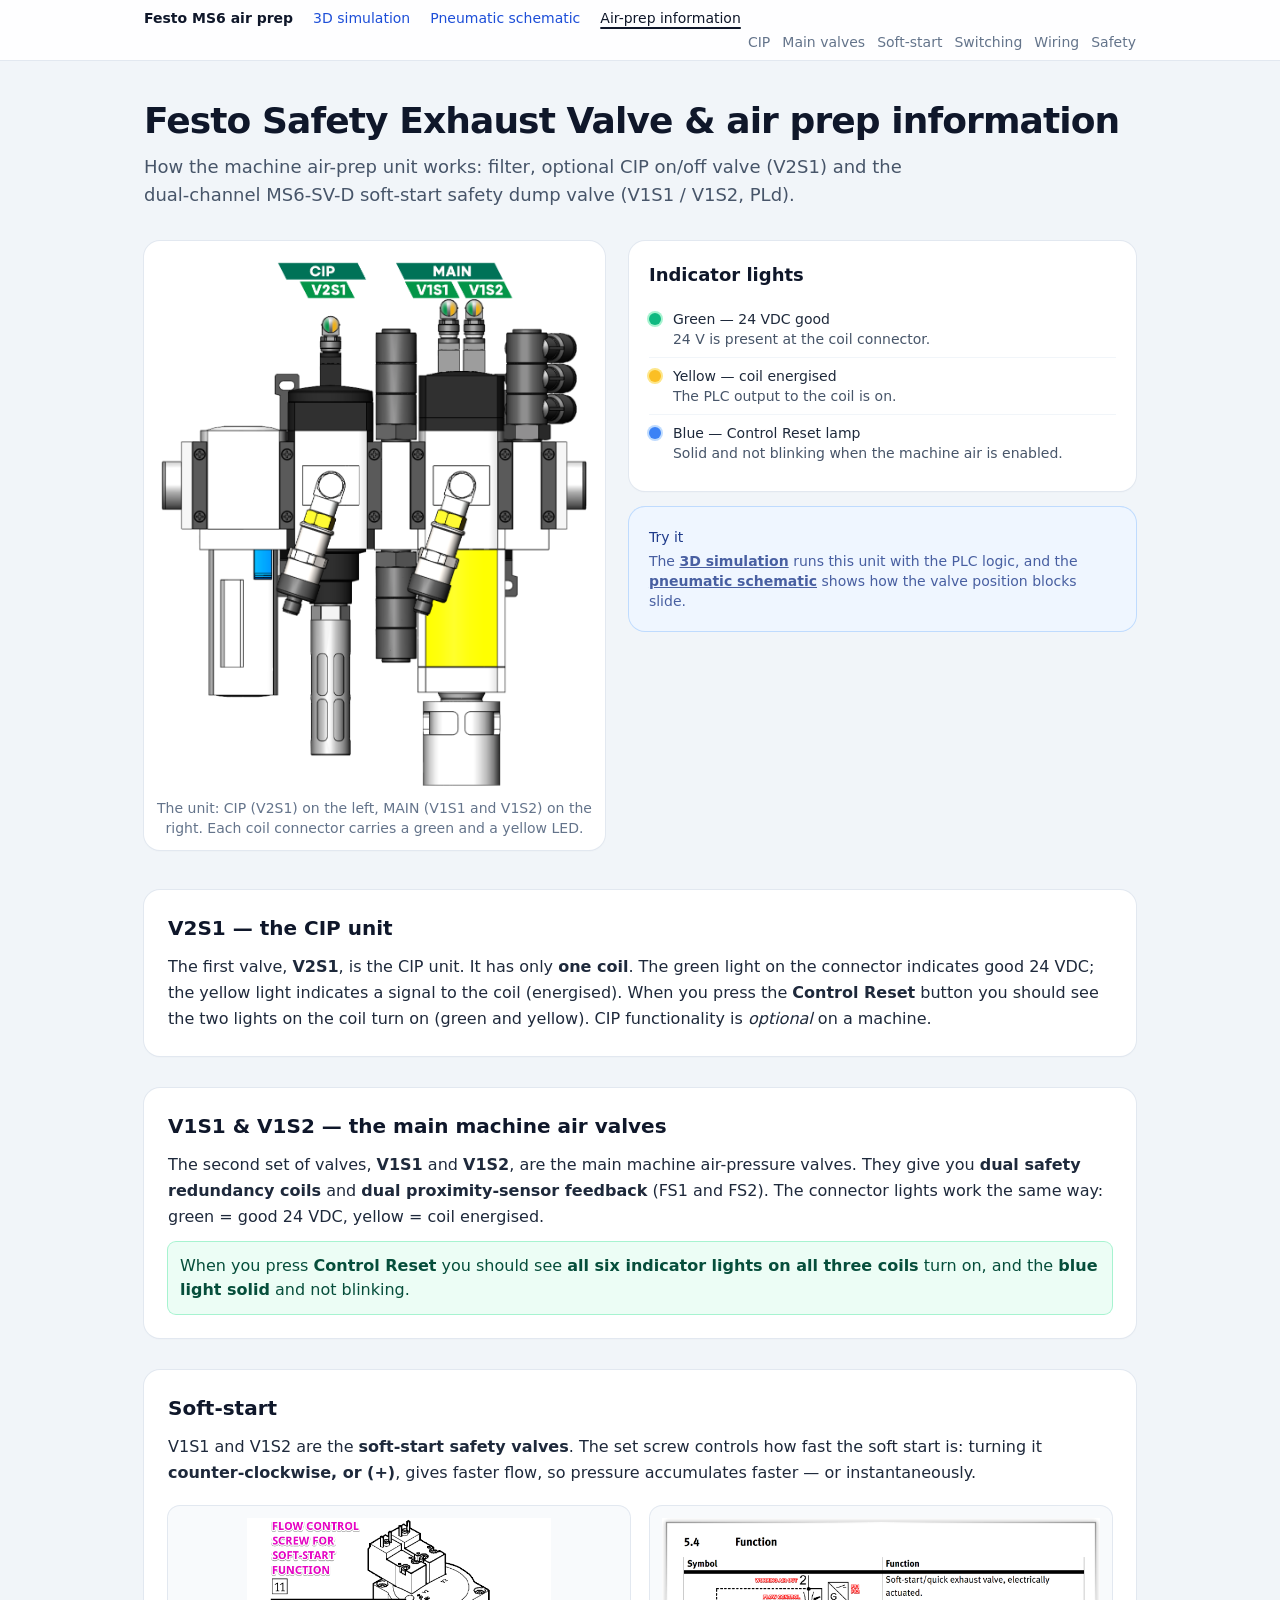
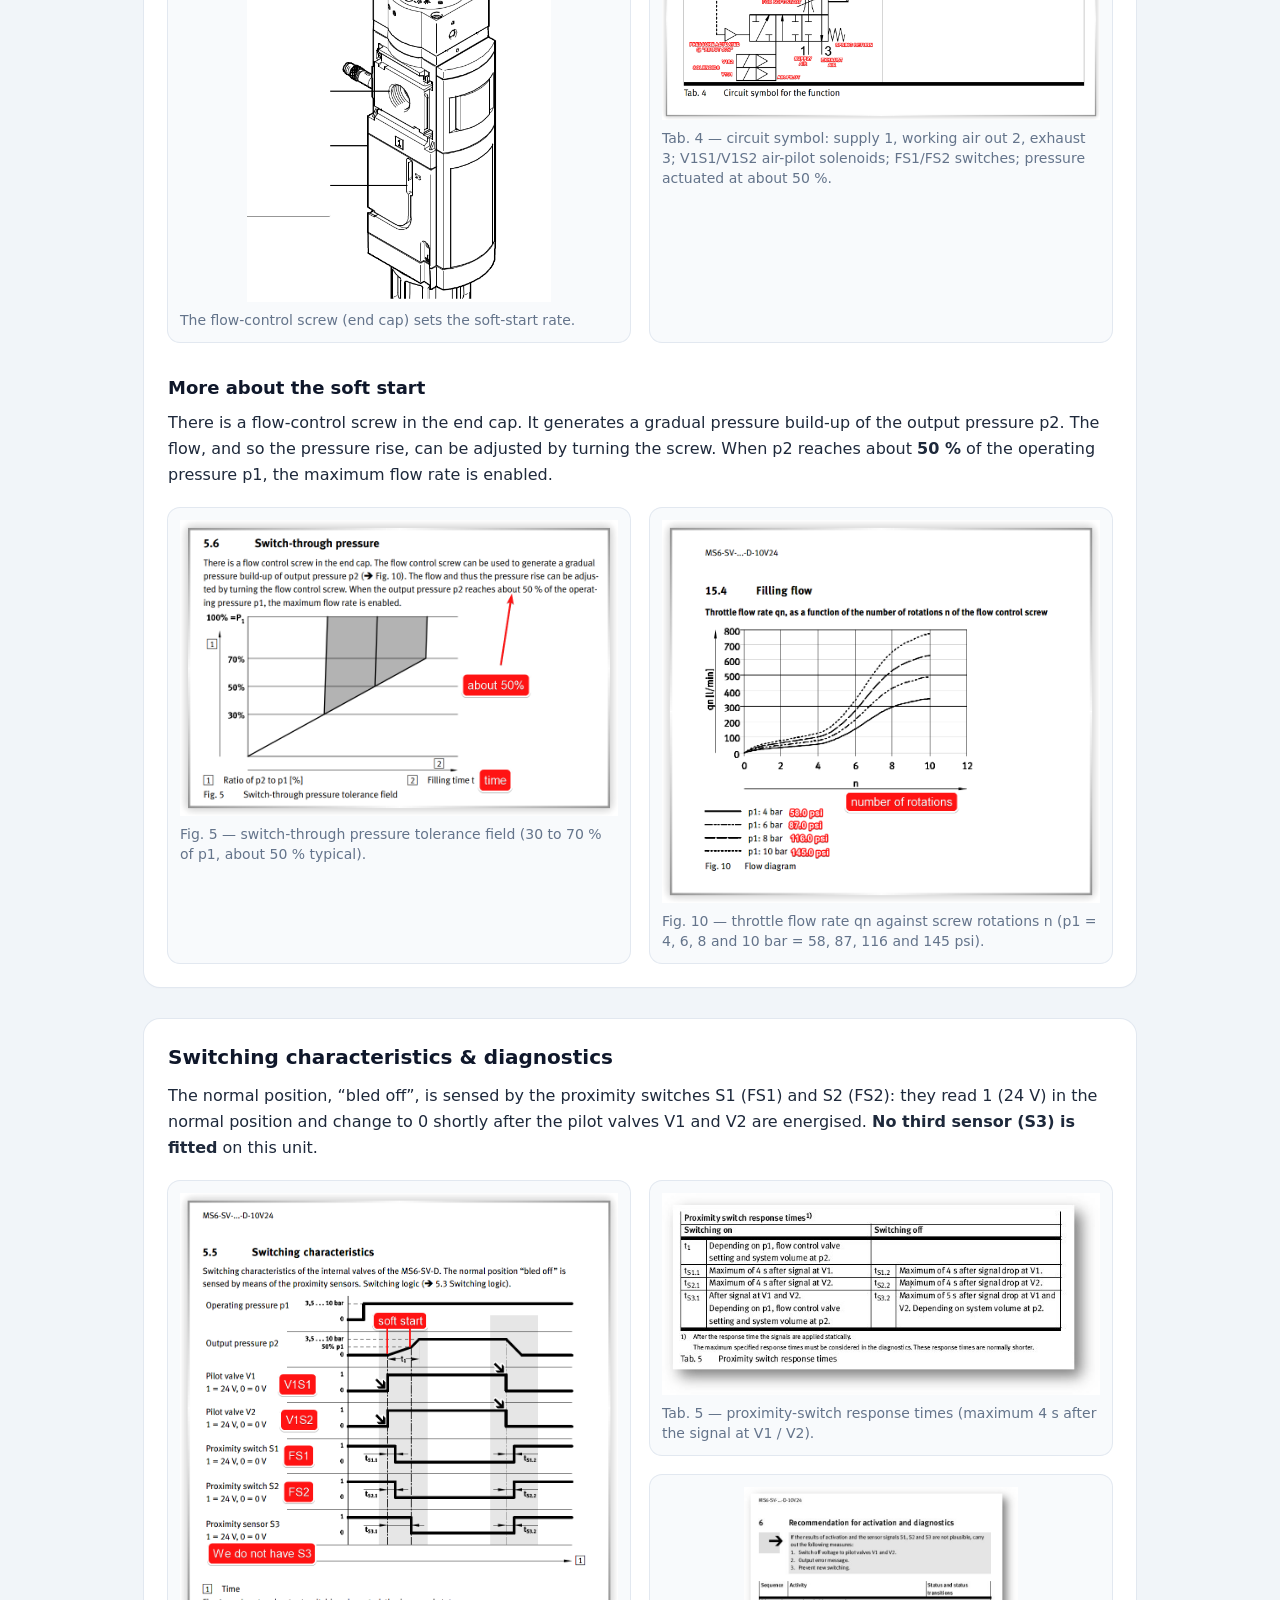
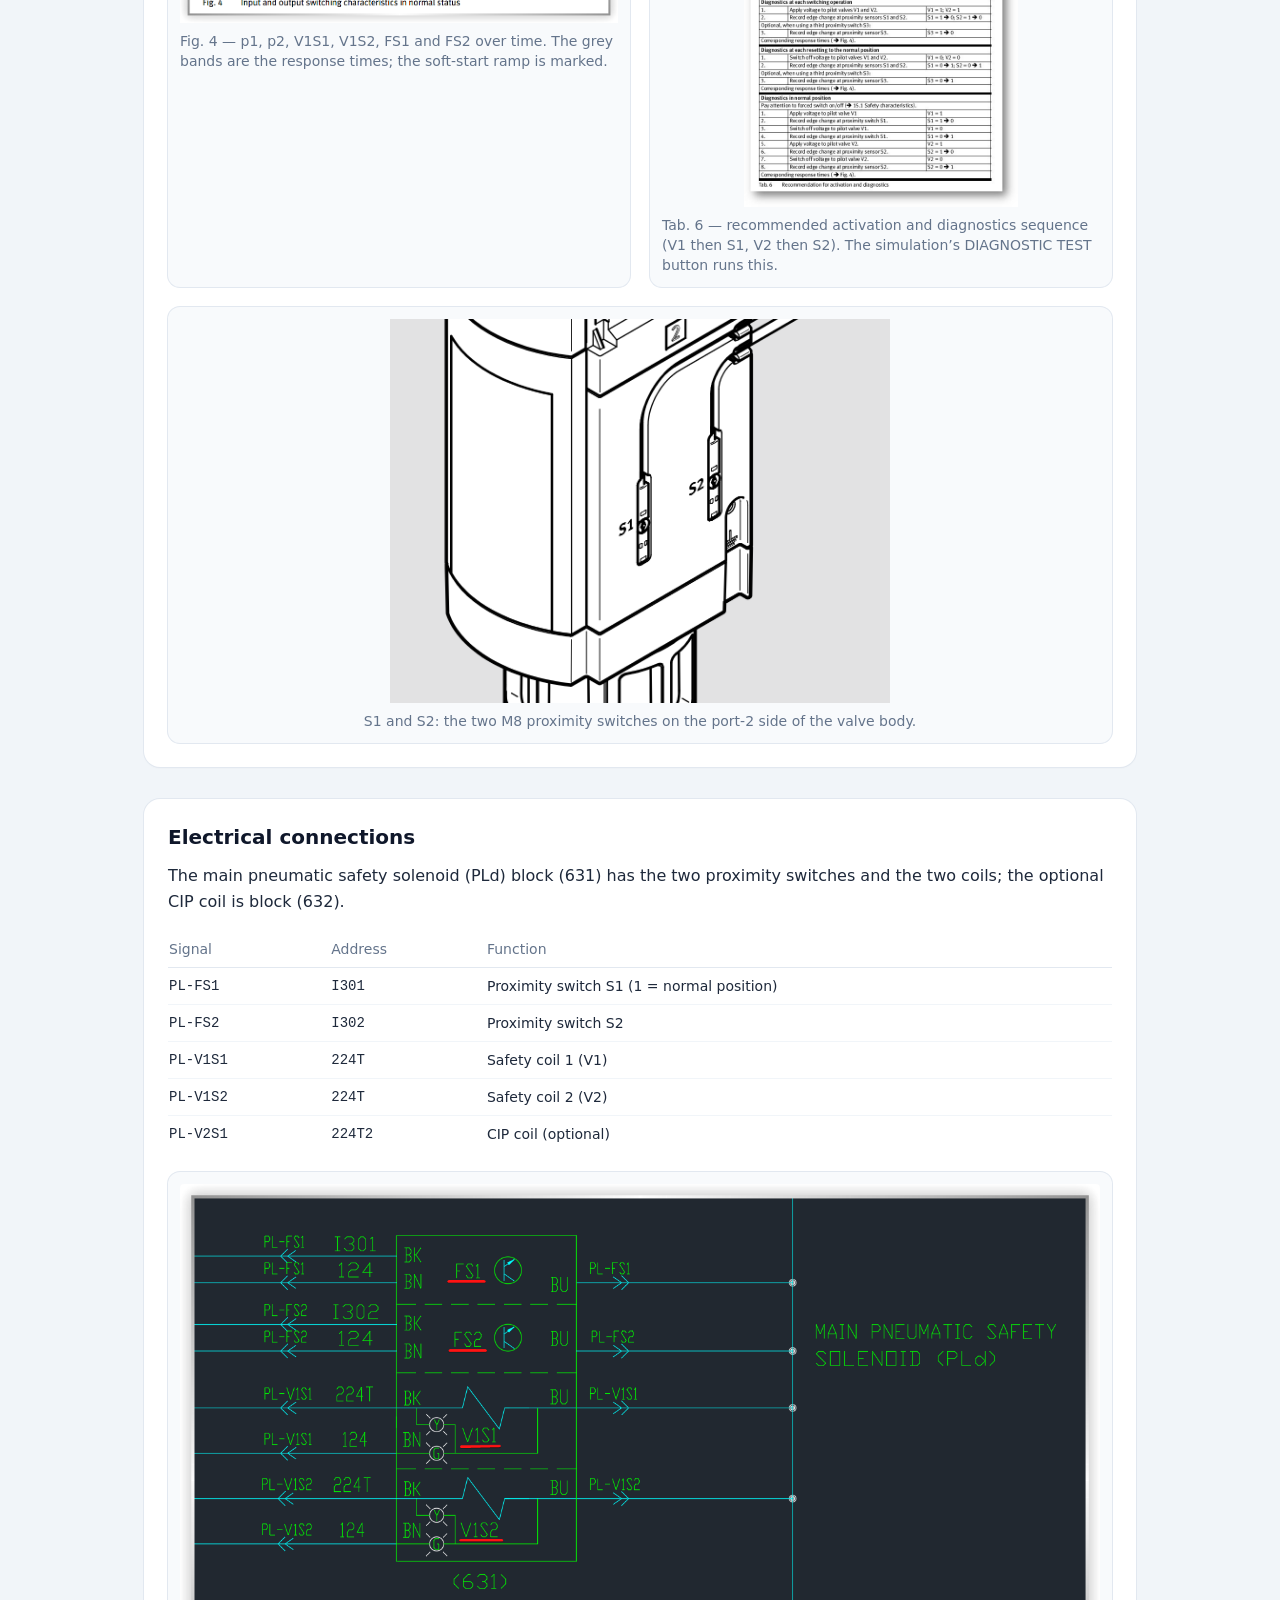
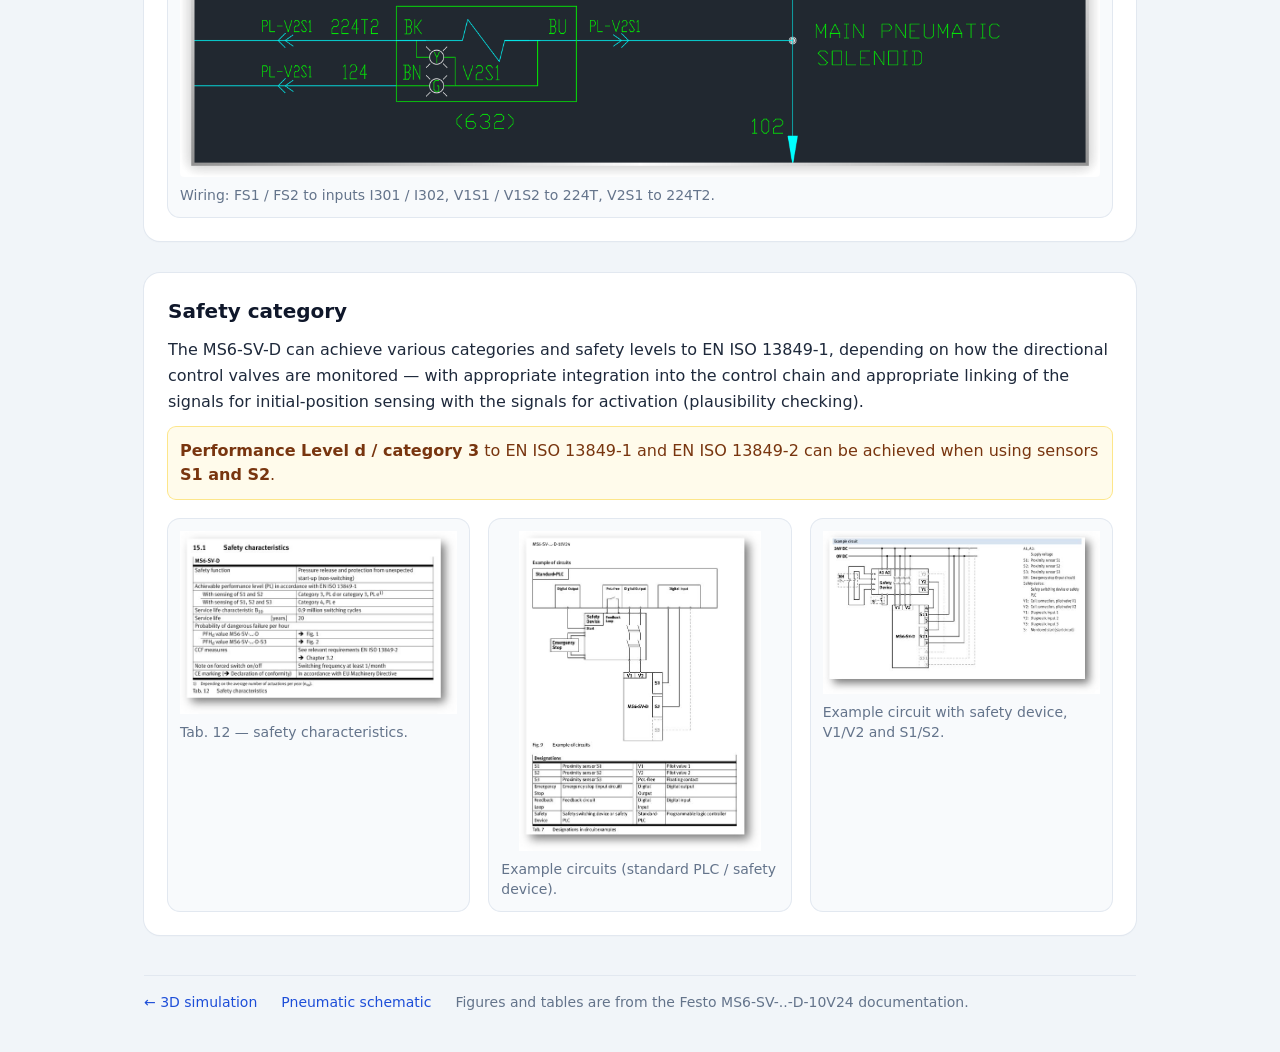
<file: air-prep-info.html>
<!doctype html>
<html lang="en">
<head>
<meta charset="utf-8">
<meta name="viewport" content="width=device-width,initial-scale=1">
<title>Festo Air Prep &amp; Safety Exhaust Valve Information</title>
<style>*,:after,:before{--tw-border-spacing-x:0;--tw-border-spacing-y:0;--tw-translate-x:0;--tw-translate-y:0;--tw-rotate:0;--tw-skew-x:0;--tw-skew-y:0;--tw-scale-x:1;--tw-scale-y:1;--tw-pan-x: ;--tw-pan-y: ;--tw-pinch-zoom: ;--tw-scroll-snap-strictness:proximity;--tw-gradient-from-position: ;--tw-gradient-via-position: ;--tw-gradient-to-position: ;--tw-ordinal: ;--tw-slashed-zero: ;--tw-numeric-figure: ;--tw-numeric-spacing: ;--tw-numeric-fraction: ;--tw-ring-inset: ;--tw-ring-offset-width:0px;--tw-ring-offset-color:#fff;--tw-ring-color:rgba(59,130,246,.5);--tw-ring-offset-shadow:0 0 #0000;--tw-ring-shadow:0 0 #0000;--tw-shadow:0 0 #0000;--tw-shadow-colored:0 0 #0000;--tw-blur: ;--tw-brightness: ;--tw-contrast: ;--tw-grayscale: ;--tw-hue-rotate: ;--tw-invert: ;--tw-saturate: ;--tw-sepia: ;--tw-drop-shadow: ;--tw-backdrop-blur: ;--tw-backdrop-brightness: ;--tw-backdrop-contrast: ;--tw-backdrop-grayscale: ;--tw-backdrop-hue-rotate: ;--tw-backdrop-invert: ;--tw-backdrop-opacity: ;--tw-backdrop-saturate: ;--tw-backdrop-sepia: ;--tw-contain-size: ;--tw-contain-layout: ;--tw-contain-paint: ;--tw-contain-style: }::backdrop{--tw-border-spacing-x:0;--tw-border-spacing-y:0;--tw-translate-x:0;--tw-translate-y:0;--tw-rotate:0;--tw-skew-x:0;--tw-skew-y:0;--tw-scale-x:1;--tw-scale-y:1;--tw-pan-x: ;--tw-pan-y: ;--tw-pinch-zoom: ;--tw-scroll-snap-strictness:proximity;--tw-gradient-from-position: ;--tw-gradient-via-position: ;--tw-gradient-to-position: ;--tw-ordinal: ;--tw-slashed-zero: ;--tw-numeric-figure: ;--tw-numeric-spacing: ;--tw-numeric-fraction: ;--tw-ring-inset: ;--tw-ring-offset-width:0px;--tw-ring-offset-color:#fff;--tw-ring-color:rgba(59,130,246,.5);--tw-ring-offset-shadow:0 0 #0000;--tw-ring-shadow:0 0 #0000;--tw-shadow:0 0 #0000;--tw-shadow-colored:0 0 #0000;--tw-blur: ;--tw-brightness: ;--tw-contrast: ;--tw-grayscale: ;--tw-hue-rotate: ;--tw-invert: ;--tw-saturate: ;--tw-sepia: ;--tw-drop-shadow: ;--tw-backdrop-blur: ;--tw-backdrop-brightness: ;--tw-backdrop-contrast: ;--tw-backdrop-grayscale: ;--tw-backdrop-hue-rotate: ;--tw-backdrop-invert: ;--tw-backdrop-opacity: ;--tw-backdrop-saturate: ;--tw-backdrop-sepia: ;--tw-contain-size: ;--tw-contain-layout: ;--tw-contain-paint: ;--tw-contain-style: }/*! tailwindcss v3.4.17 | MIT License | https://tailwindcss.com*/*,:after,:before{box-sizing:border-box;border:0 solid #e5e7eb}:after,:before{--tw-content:""}:host,html{line-height:1.5;-webkit-text-size-adjust:100%;-moz-tab-size:4;-o-tab-size:4;tab-size:4;font-family:ui-sans-serif,system-ui,sans-serif,Apple Color Emoji,Segoe UI Emoji,Segoe UI Symbol,Noto Color Emoji;font-feature-settings:normal;font-variation-settings:normal;-webkit-tap-highlight-color:transparent}body{margin:0;line-height:inherit}hr{height:0;color:inherit;border-top-width:1px}abbr:where([title]){-webkit-text-decoration:underline dotted;text-decoration:underline dotted}h1,h2,h3,h4,h5,h6{font-size:inherit;font-weight:inherit}a{color:inherit;text-decoration:inherit}b,strong{font-weight:bolder}code,kbd,pre,samp{font-family:ui-monospace,SFMono-Regular,Menlo,Monaco,Consolas,Liberation Mono,Courier New,monospace;font-feature-settings:normal;font-variation-settings:normal;font-size:1em}small{font-size:80%}sub,sup{font-size:75%;line-height:0;position:relative;vertical-align:baseline}sub{bottom:-.25em}sup{top:-.5em}table{text-indent:0;border-color:inherit;border-collapse:collapse}button,input,optgroup,select,textarea{font-family:inherit;font-feature-settings:inherit;font-variation-settings:inherit;font-size:100%;font-weight:inherit;line-height:inherit;letter-spacing:inherit;color:inherit;margin:0;padding:0}button,select{text-transform:none}button,input:where([type=button]),input:where([type=reset]),input:where([type=submit]){-webkit-appearance:button;background-color:transparent;background-image:none}:-moz-focusring{outline:auto}:-moz-ui-invalid{box-shadow:none}progress{vertical-align:baseline}::-webkit-inner-spin-button,::-webkit-outer-spin-button{height:auto}[type=search]{-webkit-appearance:textfield;outline-offset:-2px}::-webkit-search-decoration{-webkit-appearance:none}::-webkit-file-upload-button{-webkit-appearance:button;font:inherit}summary{display:list-item}blockquote,dd,dl,figure,h1,h2,h3,h4,h5,h6,hr,p,pre{margin:0}fieldset{margin:0}fieldset,legend{padding:0}menu,ol,ul{list-style:none;margin:0;padding:0}dialog{padding:0}textarea{resize:vertical}input::-moz-placeholder,textarea::-moz-placeholder{opacity:1;color:#9ca3af}input::placeholder,textarea::placeholder{opacity:1;color:#9ca3af}[role=button],button{cursor:pointer}:disabled{cursor:default}audio,canvas,embed,iframe,img,object,svg,video{display:block;vertical-align:middle}img,video{max-width:100%;height:auto}[hidden]:where(:not([hidden=until-found])){display:none}.sticky{position:sticky}.top-0{top:0}.z-10{z-index:10}.mx-auto{margin-left:auto;margin-right:auto}.mb-10{margin-bottom:2.5rem}.mb-8{margin-bottom:2rem}.ml-auto{margin-left:auto}.mt-1{margin-top:.25rem}.mt-10{margin-top:2.5rem}.mt-2{margin-top:.5rem}.mt-3{margin-top:.75rem}.mt-4{margin-top:1rem}.mt-5{margin-top:1.25rem}.mt-8{margin-top:2rem}.block{display:block}.flex{display:flex}.table{display:table}.grid{display:grid}.hidden{display:none}.h-3{height:.75rem}.h-auto{height:auto}.max-h-80{max-height:20rem}.max-h-96{max-height:24rem}.max-h-\[30rem\]{max-height:30rem}.max-h-\[34rem\]{max-height:34rem}.max-h-\[82vh\]{max-height:82vh}.max-h-\[92vh\]{max-height:92vh}.min-h-screen{min-height:100vh}.w-3{width:.75rem}.w-auto{width:auto}.w-full{width:100%}.min-w-\[28rem\]{min-width:28rem}.max-w-3xl{max-width:48rem}.max-w-5xl{max-width:64rem}.max-w-\[94vw\]{max-width:94vw}.max-w-full{max-width:100%}.shrink-0{flex-shrink:0}.flex-wrap{flex-wrap:wrap}.items-start{align-items:flex-start}.items-center{align-items:center}.justify-end{justify-content:flex-end}.gap-3{gap:.75rem}.gap-5{gap:1.25rem}.gap-6{gap:1.5rem}.gap-x-5{-moz-column-gap:1.25rem;column-gap:1.25rem}.gap-x-6{-moz-column-gap:1.5rem;column-gap:1.5rem}.gap-y-1{row-gap:.25rem}.gap-y-2{row-gap:.5rem}.space-y-4>:not([hidden])~:not([hidden]){--tw-space-y-reverse:0;margin-top:calc(1rem*(1 - var(--tw-space-y-reverse)));margin-bottom:calc(1rem*var(--tw-space-y-reverse))}.space-y-5>:not([hidden])~:not([hidden]){--tw-space-y-reverse:0;margin-top:calc(1.25rem*(1 - var(--tw-space-y-reverse)));margin-bottom:calc(1.25rem*var(--tw-space-y-reverse))}.divide-y>:not([hidden])~:not([hidden]){--tw-divide-y-reverse:0;border-top-width:calc(1px*(1 - var(--tw-divide-y-reverse)));border-bottom-width:calc(1px*var(--tw-divide-y-reverse))}.divide-slate-100>:not([hidden])~:not([hidden]){--tw-divide-opacity:1;border-color:rgb(241 245 249/var(--tw-divide-opacity,1))}.overflow-x-auto{overflow-x:auto}.rounded{border-radius:.25rem}.rounded-2xl{border-radius:1rem}.rounded-full{border-radius:9999px}.rounded-lg{border-radius:.5rem}.rounded-md{border-radius:.375rem}.rounded-xl{border-radius:.75rem}.border-0{border-width:0}.border-b{border-bottom-width:1px}.border-t{border-top-width:1px}.border-slate-200{--tw-border-opacity:1;border-color:rgb(226 232 240/var(--tw-border-opacity,1))}.bg-amber-400{--tw-bg-opacity:1;background-color:rgb(251 191 36/var(--tw-bg-opacity,1))}.bg-amber-50{--tw-bg-opacity:1;background-color:rgb(255 251 235/var(--tw-bg-opacity,1))}.bg-blue-50{--tw-bg-opacity:1;background-color:rgb(239 246 255/var(--tw-bg-opacity,1))}.bg-blue-500{--tw-bg-opacity:1;background-color:rgb(59 130 246/var(--tw-bg-opacity,1))}.bg-emerald-50{--tw-bg-opacity:1;background-color:rgb(236 253 245/var(--tw-bg-opacity,1))}.bg-emerald-500{--tw-bg-opacity:1;background-color:rgb(16 185 129/var(--tw-bg-opacity,1))}.bg-slate-100{--tw-bg-opacity:1;background-color:rgb(241 245 249/var(--tw-bg-opacity,1))}.bg-slate-50{--tw-bg-opacity:1;background-color:rgb(248 250 252/var(--tw-bg-opacity,1))}.bg-white{--tw-bg-opacity:1;background-color:rgb(255 255 255/var(--tw-bg-opacity,1))}.bg-white\/90{background-color:hsla(0,0%,100%,.9)}.p-2{padding:.5rem}.p-3{padding:.75rem}.p-5{padding:1.25rem}.p-6{padding:1.5rem}.px-3{padding-left:.75rem;padding-right:.75rem}.px-4{padding-left:1rem;padding-right:1rem}.py-1{padding-top:.25rem;padding-bottom:.25rem}.py-2{padding-top:.5rem;padding-bottom:.5rem}.py-6{padding-top:1.5rem;padding-bottom:1.5rem}.pr-4{padding-right:1rem}.pt-4{padding-top:1rem}.text-left{text-align:left}.text-center{text-align:center}.font-mono{font-family:ui-monospace,SFMono-Regular,Menlo,Monaco,Consolas,Liberation Mono,Courier New,monospace}.text-3xl{font-size:1.875rem;line-height:2.25rem}.text-lg{font-size:1.125rem;line-height:1.75rem}.text-sm{font-size:.875rem;line-height:1.25rem}.text-xl{font-size:1.25rem;line-height:1.75rem}.font-bold{font-weight:700}.font-medium{font-weight:500}.font-semibold{font-weight:600}.leading-relaxed{line-height:1.625}.tracking-tight{letter-spacing:-.025em}.text-amber-900{--tw-text-opacity:1;color:rgb(120 53 15/var(--tw-text-opacity,1))}.text-blue-700{--tw-text-opacity:1;color:rgb(29 78 216/var(--tw-text-opacity,1))}.text-blue-900{--tw-text-opacity:1;color:rgb(30 58 138/var(--tw-text-opacity,1))}.text-blue-900\/80{color:rgba(30,58,138,.8)}.text-emerald-900{--tw-text-opacity:1;color:rgb(6 78 59/var(--tw-text-opacity,1))}.text-slate-500{--tw-text-opacity:1;color:rgb(100 116 139/var(--tw-text-opacity,1))}.text-slate-600{--tw-text-opacity:1;color:rgb(71 85 105/var(--tw-text-opacity,1))}.text-slate-800{--tw-text-opacity:1;color:rgb(30 41 59/var(--tw-text-opacity,1))}.text-slate-900{--tw-text-opacity:1;color:rgb(15 23 42/var(--tw-text-opacity,1))}.underline{text-decoration-line:underline}.decoration-2{text-decoration-thickness:2px}.underline-offset-4{text-underline-offset:4px}.antialiased{-webkit-font-smoothing:antialiased;-moz-osx-font-smoothing:grayscale}.shadow-2xl{--tw-shadow:0 25px 50px -12px rgba(0,0,0,.25);--tw-shadow-colored:0 25px 50px -12px var(--tw-shadow-color)}.shadow-2xl,.shadow-sm{box-shadow:var(--tw-ring-offset-shadow,0 0 #0000),var(--tw-ring-shadow,0 0 #0000),var(--tw-shadow)}.shadow-sm{--tw-shadow:0 1px 2px 0 rgba(0,0,0,.05);--tw-shadow-colored:0 1px 2px 0 var(--tw-shadow-color)}.ring-1{--tw-ring-offset-shadow:var(--tw-ring-inset) 0 0 0 var(--tw-ring-offset-width) var(--tw-ring-offset-color);--tw-ring-shadow:var(--tw-ring-inset) 0 0 0 calc(1px + var(--tw-ring-offset-width)) var(--tw-ring-color)}.ring-1,.ring-2{box-shadow:var(--tw-ring-offset-shadow),var(--tw-ring-shadow),var(--tw-shadow,0 0 #0000)}.ring-2{--tw-ring-offset-shadow:var(--tw-ring-inset) 0 0 0 var(--tw-ring-offset-width) var(--tw-ring-offset-color);--tw-ring-shadow:var(--tw-ring-inset) 0 0 0 calc(2px + var(--tw-ring-offset-width)) var(--tw-ring-color)}.ring-amber-200{--tw-ring-opacity:1;--tw-ring-color:rgb(253 230 138/var(--tw-ring-opacity,1))}.ring-blue-200{--tw-ring-opacity:1;--tw-ring-color:rgb(191 219 254/var(--tw-ring-opacity,1))}.ring-emerald-200{--tw-ring-opacity:1;--tw-ring-color:rgb(167 243 208/var(--tw-ring-opacity,1))}.ring-slate-200{--tw-ring-opacity:1;--tw-ring-color:rgb(226 232 240/var(--tw-ring-opacity,1))}.filter{filter:var(--tw-blur) var(--tw-brightness) var(--tw-contrast) var(--tw-grayscale) var(--tw-hue-rotate) var(--tw-invert) var(--tw-saturate) var(--tw-sepia) var(--tw-drop-shadow)}.backdrop-blur{--tw-backdrop-blur:blur(8px);-webkit-backdrop-filter:var(--tw-backdrop-blur) var(--tw-backdrop-brightness) var(--tw-backdrop-contrast) var(--tw-backdrop-grayscale) var(--tw-backdrop-hue-rotate) var(--tw-backdrop-invert) var(--tw-backdrop-opacity) var(--tw-backdrop-saturate) var(--tw-backdrop-sepia);backdrop-filter:var(--tw-backdrop-blur) var(--tw-backdrop-brightness) var(--tw-backdrop-contrast) var(--tw-backdrop-grayscale) var(--tw-backdrop-hue-rotate) var(--tw-backdrop-invert) var(--tw-backdrop-opacity) var(--tw-backdrop-saturate) var(--tw-backdrop-sepia)}.hover\:bg-slate-100:hover{--tw-bg-opacity:1;background-color:rgb(241 245 249/var(--tw-bg-opacity,1))}.hover\:text-blue-700:hover{--tw-text-opacity:1;color:rgb(29 78 216/var(--tw-text-opacity,1))}.hover\:underline:hover{text-decoration-line:underline}@media (min-width:640px){.sm\:flex{display:flex}.sm\:py-10{padding-top:2.5rem;padding-bottom:2.5rem}.sm\:text-4xl{font-size:2.25rem;line-height:2.5rem}}@media (min-width:768px){.md\:grid-cols-2{grid-template-columns:repeat(2,minmax(0,1fr))}.md\:grid-cols-3{grid-template-columns:repeat(3,minmax(0,1fr))}.md\:grid-cols-\[minmax\(0\2c 1fr\)_minmax\(0\2c 1\.1fr\)\]{grid-template-columns:minmax(0,1fr) minmax(0,1.1fr)}.md\:items-start{align-items:flex-start}}@media (min-width:1024px){.lg\:grid-cols-\[minmax\(0\2c 1fr\)_minmax\(0\2c 1fr\)\]{grid-template-columns:minmax(0,1fr) minmax(0,1fr)}}
dialog::backdrop{background:rgba(15,23,42,.8)}</style>
</head>
<body class="min-h-screen bg-slate-100 text-slate-800 antialiased">

<nav class="sticky top-0 z-10 border-b border-slate-200 bg-white/90 backdrop-blur">
  <div class="mx-auto flex max-w-5xl flex-wrap items-center gap-x-5 gap-y-1 px-4 py-2 text-sm">
    <span class="font-semibold text-slate-900">Festo MS6 air prep</span>
    <a class="text-blue-700 hover:underline" href="festo-air-prep-sim.html">3D simulation</a>
    <a class="text-blue-700 hover:underline" href="pneumatic-schematic.html">Pneumatic schematic</a>
    <a class="font-medium text-slate-900 underline decoration-2 underline-offset-4" href="air-prep-info.html" aria-current="page">Air-prep information</a>
    <span class="ml-auto hidden gap-3 text-slate-500 sm:flex"><a class="hover:text-blue-700" href="#cip">CIP</a><a class="hover:text-blue-700" href="#main">Main valves</a><a class="hover:text-blue-700" href="#softstart">Soft-start</a><a class="hover:text-blue-700" href="#switching">Switching</a><a class="hover:text-blue-700" href="#wiring">Wiring</a><a class="hover:text-blue-700" href="#safety">Safety</a></span>
  </div>
</nav>

<main class="mx-auto max-w-5xl px-4 py-6 sm:py-10">
  <header class="mb-8">
    <h1 class="text-3xl font-bold tracking-tight text-slate-900 sm:text-4xl">Festo Safety Exhaust Valve &amp; air prep information</h1>
    <p class="mt-3 max-w-3xl text-lg text-slate-600">How the machine air-prep unit works: filter, optional CIP on/off valve (V2S1) and the dual-channel MS6-SV-D soft-start safety dump valve (V1S1 / V1S2, PLd).</p>
  </header>

  <section class="mb-10 grid gap-6 md:grid-cols-[minmax(0,1fr)_minmax(0,1.1fr)] md:items-start">
    <figure class="rounded-2xl bg-white p-3 shadow-sm ring-1 ring-slate-200">
      <button type="button" class="zoom block w-full"><img src="assets/info/overview.png" alt="Air-prep unit with CIP valve V2S1 and MAIN valves V1S1 and V1S2, connector LEDs and proximity switches" class="mx-auto h-auto max-h-[34rem] w-auto rounded-lg" loading="lazy"></button>
      <figcaption class="mt-2 text-center text-sm text-slate-500">The unit: CIP (V2S1) on the left, MAIN (V1S1 and V1S2) on the right. Each coil connector carries a green and a yellow LED.</figcaption>
    </figure>
    <div class="space-y-4">
      <div class="rounded-2xl bg-white p-5 shadow-sm ring-1 ring-slate-200">
        <h2 class="text-lg font-semibold text-slate-900">Indicator lights</h2>
        <dl class="mt-3 divide-y divide-slate-100 text-sm">
          <div class="flex items-start gap-3 py-2"><span class="mt-1 h-3 w-3 shrink-0 rounded-full bg-emerald-500 ring-2 ring-emerald-200"></span><div><dt class="font-medium">Green &mdash; 24 VDC good</dt><dd class="text-slate-600">24 V is present at the coil connector.</dd></div></div>
          <div class="flex items-start gap-3 py-2"><span class="mt-1 h-3 w-3 shrink-0 rounded-full bg-amber-400 ring-2 ring-amber-200"></span><div><dt class="font-medium">Yellow &mdash; coil energised</dt><dd class="text-slate-600">The PLC output to the coil is on.</dd></div></div>
          <div class="flex items-start gap-3 py-2"><span class="mt-1 h-3 w-3 shrink-0 rounded-full bg-blue-500 ring-2 ring-blue-200"></span><div><dt class="font-medium">Blue &mdash; Control Reset lamp</dt><dd class="text-slate-600">Solid and not blinking when the machine air is enabled.</dd></div></div>
        </dl>
      </div>
      <div class="rounded-2xl bg-blue-50 p-5 text-sm ring-1 ring-blue-200">
        <p class="font-medium text-blue-900">Try it</p>
        <p class="mt-1 text-blue-900/80">The <a class="font-semibold underline" href="festo-air-prep-sim.html">3D simulation</a> runs this unit with the PLC logic, and the <a class="font-semibold underline" href="pneumatic-schematic.html">pneumatic schematic</a> shows how the valve position blocks slide.</p>
      </div>
    </div>
  </section>

  <section id="cip" class="mb-8 rounded-2xl bg-white p-6 shadow-sm ring-1 ring-slate-200">
    <h2 class="text-xl font-semibold text-slate-900">V2S1 &mdash; the CIP unit</h2>
    <p class="mt-3 leading-relaxed">The first valve, <strong>V2S1</strong>, is the CIP unit. It has only <strong>one coil</strong>. The green light on the connector indicates good 24 VDC; the yellow light indicates a signal to the coil (energised). When you press the <strong>Control Reset</strong> button you should see the two lights on the coil turn on (green and yellow). CIP functionality is <em>optional</em> on a machine.</p>
  </section>

  <section id="main" class="mb-8 rounded-2xl bg-white p-6 shadow-sm ring-1 ring-slate-200">
    <h2 class="text-xl font-semibold text-slate-900">V1S1 &amp; V1S2 &mdash; the main machine air valves</h2>
    <p class="mt-3 leading-relaxed">The second set of valves, <strong>V1S1</strong> and <strong>V1S2</strong>, are the main machine air-pressure valves. They give you <strong>dual safety redundancy coils</strong> and <strong>dual proximity-sensor feedback</strong> (FS1 and FS2). The connector lights work the same way: green = good 24 VDC, yellow = coil energised.</p>
    <p class="mt-3 rounded-lg bg-emerald-50 p-3 text-emerald-900 ring-1 ring-emerald-200">When you press <strong>Control Reset</strong> you should see <strong>all six indicator lights on all three coils</strong> turn on, and the <strong>blue light solid</strong> and not blinking.</p>
  </section>

  <section id="softstart" class="mb-8 rounded-2xl bg-white p-6 shadow-sm ring-1 ring-slate-200">
    <h2 class="text-xl font-semibold text-slate-900">Soft-start</h2>
    <p class="mt-3 leading-relaxed">V1S1 and V1S2 are the <strong>soft-start safety valves</strong>. The set screw controls how fast the soft start is: turning it <strong>counter-clockwise, or (+)</strong>, gives faster flow, so pressure accumulates faster &mdash; or instantaneously.</p>
    <div class="mt-5 grid gap-5 md:grid-cols-2">
      <figure class="rounded-xl bg-slate-50 p-3 ring-1 ring-slate-200">
        <button type="button" class="zoom block w-full"><img src="assets/info/screw.png" alt="MS6-SV-D with the flow control screw for the soft-start function marked" class="mx-auto h-auto max-h-96 w-auto" loading="lazy"></button>
        <figcaption class="mt-2 text-sm text-slate-500">The flow-control screw (end cap) sets the soft-start rate.</figcaption>
      </figure>
      <figure class="rounded-xl bg-slate-50 p-3 ring-1 ring-slate-200">
        <button type="button" class="zoom block w-full"><img src="assets/info/symbol.png" alt="Circuit symbol of the soft-start / quick exhaust valve, annotated" class="h-auto w-full" loading="lazy"></button>
        <figcaption class="mt-2 text-sm text-slate-500">Tab. 4 &mdash; circuit symbol: supply 1, working air out 2, exhaust 3; V1S1/V1S2 air-pilot solenoids; FS1/FS2 switches; pressure actuated at about 50 %.</figcaption>
      </figure>
    </div>

    <h3 class="mt-8 text-lg font-semibold text-slate-900">More about the soft start</h3>
    <p class="mt-2 leading-relaxed">There is a flow-control screw in the end cap. It generates a gradual pressure build-up of the output pressure p2. The flow, and so the pressure rise, can be adjusted by turning the screw. When p2 reaches about <strong>50 %</strong> of the operating pressure p1, the maximum flow rate is enabled.</p>
    <div class="mt-5 grid gap-5 md:grid-cols-2">
      <figure class="rounded-xl bg-slate-50 p-3 ring-1 ring-slate-200">
        <button type="button" class="zoom block w-full"><img src="assets/info/switch-through.png" alt="Switch-through pressure tolerance field: ratio of p2 to p1 against filling time" class="h-auto w-full" loading="lazy"></button>
        <figcaption class="mt-2 text-sm text-slate-500">Fig. 5 &mdash; switch-through pressure tolerance field (30 to 70 % of p1, about 50 % typical).</figcaption>
      </figure>
      <figure class="rounded-xl bg-slate-50 p-3 ring-1 ring-slate-200">
        <button type="button" class="zoom block w-full"><img src="assets/info/filling-flow.png" alt="Filling flow: throttle flow rate against the number of rotations of the flow control screw, for 4, 6, 8 and 10 bar" class="h-auto w-full" loading="lazy"></button>
        <figcaption class="mt-2 text-sm text-slate-500">Fig. 10 &mdash; throttle flow rate qn against screw rotations n (p1 = 4, 6, 8 and 10 bar = 58, 87, 116 and 145 psi).</figcaption>
      </figure>
    </div>
  </section>

  <section id="switching" class="mb-8 rounded-2xl bg-white p-6 shadow-sm ring-1 ring-slate-200">
    <h2 class="text-xl font-semibold text-slate-900">Switching characteristics &amp; diagnostics</h2>
    <p class="mt-3 leading-relaxed">The normal position, &ldquo;bled off&rdquo;, is sensed by the proximity switches S1 (FS1) and S2 (FS2): they read 1 (24 V) in the normal position and change to 0 shortly after the pilot valves V1 and V2 are energised. <strong>No third sensor (S3) is fitted</strong> on this unit.</p>
    <div class="mt-5 grid gap-5 lg:grid-cols-[minmax(0,1fr)_minmax(0,1fr)]">
      <figure class="rounded-xl bg-slate-50 p-3 ring-1 ring-slate-200">
        <button type="button" class="zoom block w-full"><img src="assets/info/switching.png" alt="Fig. 4: input and output switching characteristics in normal status" class="mx-auto h-auto max-h-[30rem] w-auto" loading="lazy"></button>
        <figcaption class="mt-2 text-sm text-slate-500">Fig. 4 &mdash; p1, p2, V1S1, V1S2, FS1 and FS2 over time. The grey bands are the response times; the soft-start ramp is marked.</figcaption>
      </figure>
      <div class="space-y-5">
        <figure class="rounded-xl bg-slate-50 p-3 ring-1 ring-slate-200">
          <button type="button" class="zoom block w-full"><img src="assets/info/response-times.jpg" alt="Tab. 5: proximity switch response times" class="h-auto w-full" loading="lazy"></button>
          <figcaption class="mt-2 text-sm text-slate-500">Tab. 5 &mdash; proximity-switch response times (maximum 4 s after the signal at V1 / V2).</figcaption>
        </figure>
        <figure class="rounded-xl bg-slate-50 p-3 ring-1 ring-slate-200">
          <button type="button" class="zoom block w-full"><img src="assets/info/diagnostics.jpg" alt="Tab. 6: recommendation for activation and diagnostics" class="mx-auto h-auto max-h-80 w-auto" loading="lazy"></button>
          <figcaption class="mt-2 text-sm text-slate-500">Tab. 6 &mdash; recommended activation and diagnostics sequence (V1 then S1, V2 then S2). The simulation&rsquo;s DIAGNOSTIC TEST button runs this.</figcaption>
        </figure>
      </div>
    </div>
    <figure class="mt-5 rounded-xl bg-slate-50 p-3 ring-1 ring-slate-200">
      <button type="button" class="zoom block w-full"><img src="assets/info/sensors.png" alt="Proximity switches S1 and S2 on the side of the MS6-SV-D" class="mx-auto h-auto max-h-96 w-auto" loading="lazy"></button>
      <figcaption class="mt-2 text-center text-sm text-slate-500">S1 and S2: the two M8 proximity switches on the port-2 side of the valve body.</figcaption>
    </figure>
  </section>

  <section id="wiring" class="mb-8 rounded-2xl bg-white p-6 shadow-sm ring-1 ring-slate-200">
    <h2 class="text-xl font-semibold text-slate-900">Electrical connections</h2>
    <p class="mt-3 leading-relaxed">The main pneumatic safety solenoid (PLd) block (631) has the two proximity switches and the two coils; the optional CIP coil is block (632).</p>
    <div class="mt-4 overflow-x-auto"><table class="w-full min-w-[28rem] text-left text-sm">
      <thead class="border-b border-slate-200 text-slate-500"><tr><th class="py-2 pr-4 font-medium">Signal</th><th class="py-2 pr-4 font-medium">Address</th><th class="py-2 font-medium">Function</th></tr></thead>
      <tbody class="divide-y divide-slate-100">
        <tr><td class="py-2 pr-4 font-mono">PL-FS1</td><td class="py-2 pr-4 font-mono">I301</td><td class="py-2">Proximity switch S1 (1 = normal position)</td></tr>
        <tr><td class="py-2 pr-4 font-mono">PL-FS2</td><td class="py-2 pr-4 font-mono">I302</td><td class="py-2">Proximity switch S2</td></tr>
        <tr><td class="py-2 pr-4 font-mono">PL-V1S1</td><td class="py-2 pr-4 font-mono">224T</td><td class="py-2">Safety coil 1 (V1)</td></tr>
        <tr><td class="py-2 pr-4 font-mono">PL-V1S2</td><td class="py-2 pr-4 font-mono">224T</td><td class="py-2">Safety coil 2 (V2)</td></tr>
        <tr><td class="py-2 pr-4 font-mono">PL-V2S1</td><td class="py-2 pr-4 font-mono">224T2</td><td class="py-2">CIP coil (optional)</td></tr>
      </tbody></table></div>
    <figure class="mt-5 rounded-xl bg-slate-50 p-3 ring-1 ring-slate-200">
      <button type="button" class="zoom block w-full"><img src="assets/info/wiring.png" alt="Electrical schematic of the main pneumatic safety solenoid and main pneumatic solenoid" class="h-auto w-full rounded" loading="lazy"></button>
      <figcaption class="mt-2 text-sm text-slate-500">Wiring: FS1 / FS2 to inputs I301 / I302, V1S1 / V1S2 to 224T, V2S1 to 224T2.</figcaption>
    </figure>
  </section>

  <section id="safety" class="mb-8 rounded-2xl bg-white p-6 shadow-sm ring-1 ring-slate-200">
    <h2 class="text-xl font-semibold text-slate-900">Safety category</h2>
    <p class="mt-3 leading-relaxed">The MS6-SV-D can achieve various categories and safety levels to EN ISO 13849-1, depending on how the directional control valves are monitored &mdash; with appropriate integration into the control chain and appropriate linking of the signals for initial-position sensing with the signals for activation (plausibility checking).</p>
    <p class="mt-3 rounded-lg bg-amber-50 p-3 text-amber-900 ring-1 ring-amber-200"><strong>Performance Level d / category 3</strong> to EN ISO 13849-1 and EN ISO 13849-2 can be achieved when using sensors <strong>S1 and S2</strong>.</p>
    <div class="mt-5 grid gap-5 md:grid-cols-3">
      <figure class="rounded-xl bg-slate-50 p-3 ring-1 ring-slate-200">
        <button type="button" class="zoom block w-full"><img src="assets/info/safety-chars.jpg" alt="Tab. 12: safety characteristics of the MS6-SV-D" class="h-auto w-full" loading="lazy"></button>
        <figcaption class="mt-2 text-sm text-slate-500">Tab. 12 &mdash; safety characteristics.</figcaption>
      </figure>
      <figure class="rounded-xl bg-slate-50 p-3 ring-1 ring-slate-200">
        <button type="button" class="zoom block w-full"><img src="assets/info/circuit-examples.jpg" alt="Example of circuits with standard PLC and safety device" class="mx-auto h-auto max-h-80 w-auto" loading="lazy"></button>
        <figcaption class="mt-2 text-sm text-slate-500">Example circuits (standard PLC / safety device).</figcaption>
      </figure>
      <figure class="rounded-xl bg-slate-50 p-3 ring-1 ring-slate-200">
        <button type="button" class="zoom block w-full"><img src="assets/info/example-circuit.jpg" alt="Example circuit with safety device, V1, V2, S1, S2" class="h-auto w-full" loading="lazy"></button>
        <figcaption class="mt-2 text-sm text-slate-500">Example circuit with safety device, V1/V2 and S1/S2.</figcaption>
      </figure>
    </div>
  </section>

  <footer class="mt-10 flex flex-wrap gap-x-6 gap-y-2 border-t border-slate-200 pt-4 text-sm text-slate-500">
    <a class="text-blue-700 hover:underline" href="festo-air-prep-sim.html">&larr; 3D simulation</a>
    <a class="text-blue-700 hover:underline" href="pneumatic-schematic.html">Pneumatic schematic</a>
    <span>Figures and tables are from the Festo MS6-SV-..-D-10V24 documentation.</span>
  </footer>
</main>

<dialog id="dlg" class="max-h-[92vh] max-w-[94vw] rounded-xl border-0 bg-white p-2 shadow-2xl">
  <form method="dialog" class="flex justify-end"><button class="rounded-md px-3 py-1 text-sm text-slate-600 hover:bg-slate-100" aria-label="Close">Close &#x2715;</button></form>
  <img id="dlgImg" alt="" class="mx-auto max-h-[82vh] w-auto max-w-full">
</dialog>
<script>
(() => {
  const dlg = document.getElementById('dlg'), img = document.getElementById('dlgImg');
  document.querySelectorAll('.zoom').forEach(b => b.addEventListener('click', () => {
    const i = b.querySelector('img'); img.src = i.src; img.alt = i.alt; dlg.showModal();
  }));
  dlg.addEventListener('click', e => { if (e.target === dlg) dlg.close(); });
})();
</script>
</body>
</html>
</file>
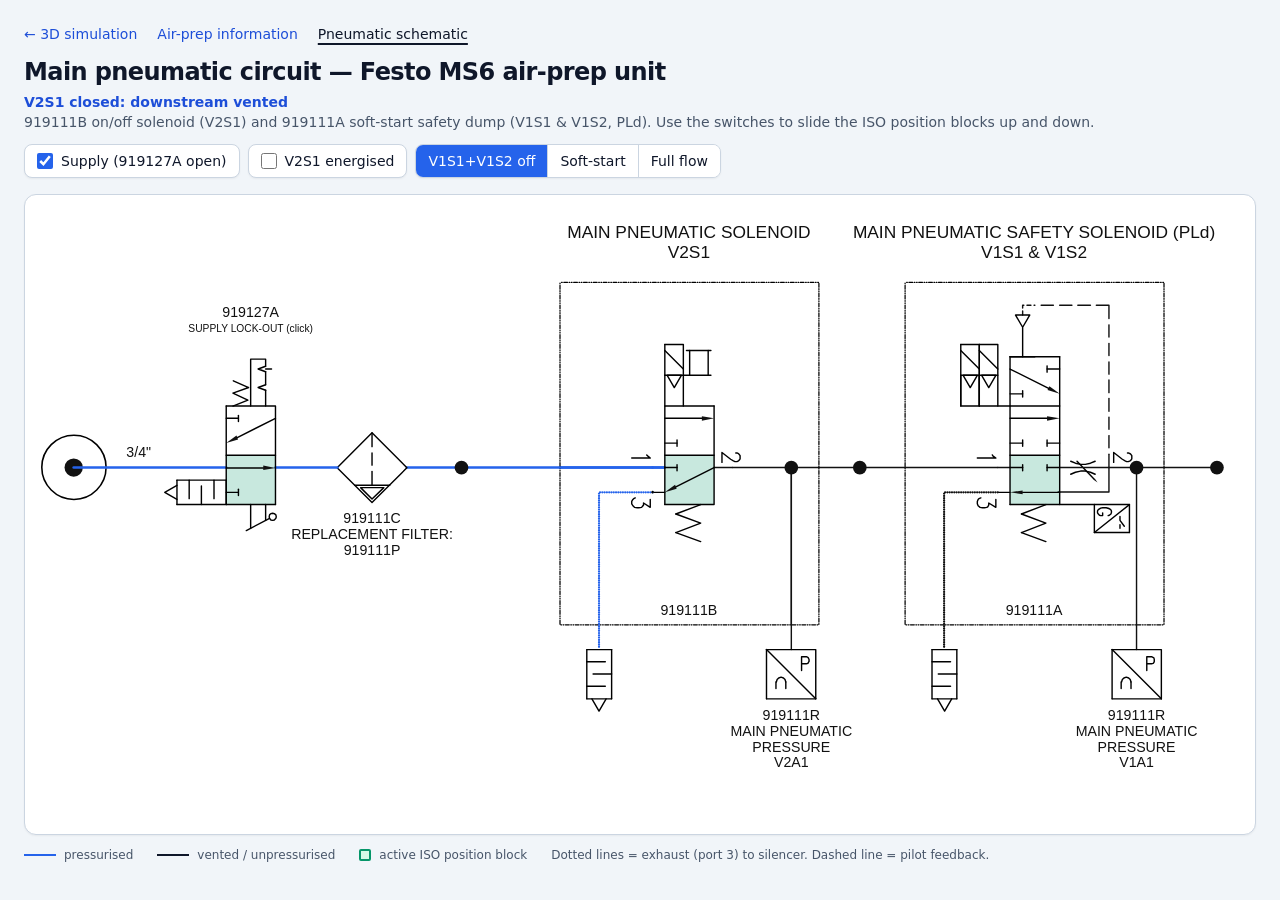
<file: pneumatic-schematic.html>
<!doctype html>
<html lang="en">
<head>
<meta charset="utf-8">
<meta name="viewport" content="width=device-width,initial-scale=1">
<title>Festo MS6 Air Prep Schematic</title>
<style>*,:after,:before{--tw-border-spacing-x:0;--tw-border-spacing-y:0;--tw-translate-x:0;--tw-translate-y:0;--tw-rotate:0;--tw-skew-x:0;--tw-skew-y:0;--tw-scale-x:1;--tw-scale-y:1;--tw-pan-x: ;--tw-pan-y: ;--tw-pinch-zoom: ;--tw-scroll-snap-strictness:proximity;--tw-gradient-from-position: ;--tw-gradient-via-position: ;--tw-gradient-to-position: ;--tw-ordinal: ;--tw-slashed-zero: ;--tw-numeric-figure: ;--tw-numeric-spacing: ;--tw-numeric-fraction: ;--tw-ring-inset: ;--tw-ring-offset-width:0px;--tw-ring-offset-color:#fff;--tw-ring-color:rgba(59,130,246,.5);--tw-ring-offset-shadow:0 0 #0000;--tw-ring-shadow:0 0 #0000;--tw-shadow:0 0 #0000;--tw-shadow-colored:0 0 #0000;--tw-blur: ;--tw-brightness: ;--tw-contrast: ;--tw-grayscale: ;--tw-hue-rotate: ;--tw-invert: ;--tw-saturate: ;--tw-sepia: ;--tw-drop-shadow: ;--tw-backdrop-blur: ;--tw-backdrop-brightness: ;--tw-backdrop-contrast: ;--tw-backdrop-grayscale: ;--tw-backdrop-hue-rotate: ;--tw-backdrop-invert: ;--tw-backdrop-opacity: ;--tw-backdrop-saturate: ;--tw-backdrop-sepia: ;--tw-contain-size: ;--tw-contain-layout: ;--tw-contain-paint: ;--tw-contain-style: }::backdrop{--tw-border-spacing-x:0;--tw-border-spacing-y:0;--tw-translate-x:0;--tw-translate-y:0;--tw-rotate:0;--tw-skew-x:0;--tw-skew-y:0;--tw-scale-x:1;--tw-scale-y:1;--tw-pan-x: ;--tw-pan-y: ;--tw-pinch-zoom: ;--tw-scroll-snap-strictness:proximity;--tw-gradient-from-position: ;--tw-gradient-via-position: ;--tw-gradient-to-position: ;--tw-ordinal: ;--tw-slashed-zero: ;--tw-numeric-figure: ;--tw-numeric-spacing: ;--tw-numeric-fraction: ;--tw-ring-inset: ;--tw-ring-offset-width:0px;--tw-ring-offset-color:#fff;--tw-ring-color:rgba(59,130,246,.5);--tw-ring-offset-shadow:0 0 #0000;--tw-ring-shadow:0 0 #0000;--tw-shadow:0 0 #0000;--tw-shadow-colored:0 0 #0000;--tw-blur: ;--tw-brightness: ;--tw-contrast: ;--tw-grayscale: ;--tw-hue-rotate: ;--tw-invert: ;--tw-saturate: ;--tw-sepia: ;--tw-drop-shadow: ;--tw-backdrop-blur: ;--tw-backdrop-brightness: ;--tw-backdrop-contrast: ;--tw-backdrop-grayscale: ;--tw-backdrop-hue-rotate: ;--tw-backdrop-invert: ;--tw-backdrop-opacity: ;--tw-backdrop-saturate: ;--tw-backdrop-sepia: ;--tw-contain-size: ;--tw-contain-layout: ;--tw-contain-paint: ;--tw-contain-style: }/*! tailwindcss v3.4.17 | MIT License | https://tailwindcss.com*/*,:after,:before{box-sizing:border-box;border:0 solid #e5e7eb}:after,:before{--tw-content:""}:host,html{line-height:1.5;-webkit-text-size-adjust:100%;-moz-tab-size:4;-o-tab-size:4;tab-size:4;font-family:ui-sans-serif,system-ui,sans-serif,Apple Color Emoji,Segoe UI Emoji,Segoe UI Symbol,Noto Color Emoji;font-feature-settings:normal;font-variation-settings:normal;-webkit-tap-highlight-color:transparent}body{margin:0;line-height:inherit}hr{height:0;color:inherit;border-top-width:1px}abbr:where([title]){-webkit-text-decoration:underline dotted;text-decoration:underline dotted}h1,h2,h3,h4,h5,h6{font-size:inherit;font-weight:inherit}a{color:inherit;text-decoration:inherit}b,strong{font-weight:bolder}code,kbd,pre,samp{font-family:ui-monospace,SFMono-Regular,Menlo,Monaco,Consolas,Liberation Mono,Courier New,monospace;font-feature-settings:normal;font-variation-settings:normal;font-size:1em}small{font-size:80%}sub,sup{font-size:75%;line-height:0;position:relative;vertical-align:baseline}sub{bottom:-.25em}sup{top:-.5em}table{text-indent:0;border-color:inherit;border-collapse:collapse}button,input,optgroup,select,textarea{font-family:inherit;font-feature-settings:inherit;font-variation-settings:inherit;font-size:100%;font-weight:inherit;line-height:inherit;letter-spacing:inherit;color:inherit;margin:0;padding:0}button,select{text-transform:none}button,input:where([type=button]),input:where([type=reset]),input:where([type=submit]){-webkit-appearance:button;background-color:transparent;background-image:none}:-moz-focusring{outline:auto}:-moz-ui-invalid{box-shadow:none}progress{vertical-align:baseline}::-webkit-inner-spin-button,::-webkit-outer-spin-button{height:auto}[type=search]{-webkit-appearance:textfield;outline-offset:-2px}::-webkit-search-decoration{-webkit-appearance:none}::-webkit-file-upload-button{-webkit-appearance:button;font:inherit}summary{display:list-item}blockquote,dd,dl,figure,h1,h2,h3,h4,h5,h6,hr,p,pre{margin:0}fieldset{margin:0}fieldset,legend{padding:0}menu,ol,ul{list-style:none;margin:0;padding:0}dialog{padding:0}textarea{resize:vertical}input::-moz-placeholder,textarea::-moz-placeholder{opacity:1;color:#9ca3af}input::placeholder,textarea::placeholder{opacity:1;color:#9ca3af}[role=button],button{cursor:pointer}:disabled{cursor:default}audio,canvas,embed,iframe,img,object,svg,video{display:block;vertical-align:middle}img,video{max-width:100%;height:auto}[hidden]:where(:not([hidden=until-found])){display:none}.mx-auto{margin-left:auto;margin-right:auto}.mb-3{margin-bottom:.75rem}.mb-4{margin-bottom:1rem}.mt-1{margin-top:.25rem}.mt-3{margin-top:.75rem}.block{display:block}.inline-block{display:inline-block}.flex{display:flex}.inline-flex{display:inline-flex}.h-0\.5{height:.125rem}.h-3{height:.75rem}.h-4{height:1rem}.h-auto{height:auto}.min-h-screen{min-height:100vh}.w-3{width:.75rem}.w-4{width:1rem}.w-8{width:2rem}.w-full{width:100%}.max-w-7xl{max-width:80rem}.transform{transform:translate(var(--tw-translate-x),var(--tw-translate-y)) rotate(var(--tw-rotate)) skewX(var(--tw-skew-x)) skewY(var(--tw-skew-y)) scaleX(var(--tw-scale-x)) scaleY(var(--tw-scale-y))}.cursor-pointer{cursor:pointer}.flex-wrap{flex-wrap:wrap}.items-end{align-items:flex-end}.items-center{align-items:center}.justify-between{justify-content:space-between}.gap-2{gap:.5rem}.gap-3{gap:.75rem}.gap-x-5{-moz-column-gap:1.25rem;column-gap:1.25rem}.gap-x-6{-moz-column-gap:1.5rem;column-gap:1.5rem}.gap-y-1{row-gap:.25rem}.overflow-hidden{overflow:hidden}.rounded-lg{border-radius:.5rem}.rounded-sm{border-radius:.125rem}.rounded-xl{border-radius:.75rem}.border{border-width:1px}.border-2{border-width:2px}.border-l{border-left-width:1px}.border-emerald-600{--tw-border-opacity:1;border-color:rgb(5 150 105/var(--tw-border-opacity,1))}.border-slate-300{--tw-border-opacity:1;border-color:rgb(203 213 225/var(--tw-border-opacity,1))}.bg-blue-600{--tw-bg-opacity:1;background-color:rgb(37 99 235/var(--tw-bg-opacity,1))}.bg-emerald-100{--tw-bg-opacity:1;background-color:rgb(209 250 229/var(--tw-bg-opacity,1))}.bg-slate-100{--tw-bg-opacity:1;background-color:rgb(241 245 249/var(--tw-bg-opacity,1))}.bg-slate-900{--tw-bg-opacity:1;background-color:rgb(15 23 42/var(--tw-bg-opacity,1))}.bg-white{--tw-bg-opacity:1;background-color:rgb(255 255 255/var(--tw-bg-opacity,1))}.p-2{padding:.5rem}.p-3{padding:.75rem}.px-3{padding-left:.75rem;padding-right:.75rem}.py-1\.5{padding-top:.375rem;padding-bottom:.375rem}.text-sm{font-size:.875rem;line-height:1.25rem}.text-xl{font-size:1.25rem;line-height:1.75rem}.text-xs{font-size:.75rem;line-height:1rem}.font-medium{font-weight:500}.font-semibold{font-weight:600}.tracking-tight{letter-spacing:-.025em}.text-blue-700{--tw-text-opacity:1;color:rgb(29 78 216/var(--tw-text-opacity,1))}.text-slate-600{--tw-text-opacity:1;color:rgb(71 85 105/var(--tw-text-opacity,1))}.text-slate-900{--tw-text-opacity:1;color:rgb(15 23 42/var(--tw-text-opacity,1))}.text-white{--tw-text-opacity:1;color:rgb(255 255 255/var(--tw-text-opacity,1))}.underline{text-decoration-line:underline}.decoration-2{text-decoration-thickness:2px}.underline-offset-4{text-underline-offset:4px}.antialiased{-webkit-font-smoothing:antialiased;-moz-osx-font-smoothing:grayscale}.accent-blue-600{accent-color:#2563eb}.shadow-sm{--tw-shadow:0 1px 2px 0 rgba(0,0,0,.05);--tw-shadow-colored:0 1px 2px 0 var(--tw-shadow-color);box-shadow:var(--tw-ring-offset-shadow,0 0 #0000),var(--tw-ring-shadow,0 0 #0000),var(--tw-shadow)}.filter{filter:var(--tw-blur) var(--tw-brightness) var(--tw-contrast) var(--tw-grayscale) var(--tw-hue-rotate) var(--tw-invert) var(--tw-saturate) var(--tw-sepia) var(--tw-drop-shadow)}.hover\:underline:hover{text-decoration-line:underline}@media (min-width:640px){.sm\:p-4{padding:1rem}.sm\:p-6{padding:1.5rem}.sm\:text-2xl{font-size:1.5rem;line-height:2rem}}
.hl{fill:transparent;stroke:none}.ld{display:none}</style>
</head>
<body class="min-h-screen bg-slate-100 text-slate-900 antialiased">
<div class="mx-auto max-w-7xl p-3 sm:p-6">
  <nav class="mb-3 flex flex-wrap gap-x-5 gap-y-1 text-sm"><a class="text-blue-700 hover:underline" href="festo-air-prep-sim.html">&larr; 3D simulation</a><a class="text-blue-700 hover:underline" href="air-prep-info.html">Air-prep information</a><span class="font-medium text-slate-900 underline decoration-2 underline-offset-4">Pneumatic schematic</span></nav>
  <header class="mb-4 flex flex-wrap items-end justify-between gap-3">
    <div>
      <h1 class="text-xl font-semibold tracking-tight sm:text-2xl">Main pneumatic circuit &mdash; Festo MS6 air-prep unit</h1>
      <p id="state" class="mt-1 text-sm font-semibold text-blue-700">&nbsp;</p>
      <p class="text-sm text-slate-600">919111B on/off solenoid (V2S1) and 919111A soft-start safety dump (V1S1 &amp; V1S2, PLd). Use the switches to slide the ISO position blocks up and down.</p>
    </div>
    <div class="flex flex-wrap gap-2" role="group" aria-label="Valve controls">
      <label class="flex cursor-pointer items-center gap-2 rounded-lg border border-slate-300 bg-white px-3 py-1.5 text-sm shadow-sm">
        <input id="tSupply" type="checkbox" checked class="h-4 w-4 accent-blue-600"> Supply (919127A open)
      </label>
      <label class="flex cursor-pointer items-center gap-2 rounded-lg border border-slate-300 bg-white px-3 py-1.5 text-sm shadow-sm">
        <input id="tCip" type="checkbox" class="h-4 w-4 accent-blue-600"> V2S1 energised
      </label>
      <div class="inline-flex overflow-hidden rounded-lg border border-slate-300 bg-white text-sm shadow-sm" role="radiogroup" aria-label="Safety valve">
        <button data-sv="0" class="sv-btn px-3 py-1.5 font-medium">V1S1+V1S2 off</button>
        <button data-sv="1" class="sv-btn border-l border-slate-300 px-3 py-1.5 font-medium">Soft-start</button>
        <button data-sv="2" class="sv-btn border-l border-slate-300 px-3 py-1.5 font-medium">Full flow</button>
      </div>
    </div>
  </header>

  <main class="rounded-xl border border-slate-300 bg-white p-2 shadow-sm sm:p-4">
    <svg id="sch" viewBox="0 -45 760 385" class="h-auto w-full" role="img" aria-label="Pneumatic schematic: supply, lock-out valve, filter, on/off valve, soft-start safety dump valve and pressure sensors" font-family="'Arial Narrow',Arial,Helvetica,sans-serif" style="fill-rule:evenodd;clip-rule:evenodd;stroke-linecap:round;stroke-linejoin:round;stroke-miterlimit:10" fill="#111">
      <path d="M712.75,117.741L746,117.741" style="fill:none;fill-rule:nonzero;stroke:black;stroke-width:0.9px;" data-p="P" class="pp"/>
<circle cx="746" cy="117.741" r="4.355"/>
<path d="M565.25,240.991L577,240.991" style="fill:none;fill-rule:nonzero;stroke:black;stroke-width:0.9px;"/>
<path d="M569.25,248.741L581,248.741" style="fill:none;fill-rule:nonzero;stroke:black;stroke-width:0.9px;"/>
<path d="M565.25,233.241L581,233.241" style="fill:none;fill-rule:nonzero;stroke:black;stroke-width:0.9px;"/>
<path d="M577.75,264.491L573.25,272.241L568.75,264.491" style="fill:none;fill-rule:nonzero;stroke:black;stroke-width:0.9px;"/>
<path d="M581,264.491L565.25,264.491" style="fill:none;fill-rule:nonzero;stroke:black;stroke-width:0.9px;"/>
<path d="M565.25,256.491L577,256.491" style="fill:none;fill-rule:nonzero;stroke:black;stroke-width:0.9px;"/>
<path d="M581,233.241L581,264.491" style="fill:none;fill-rule:nonzero;stroke:black;stroke-width:0.9px;"/>
<path d="M565.25,264.491L565.25,233.241" style="fill:none;fill-rule:nonzero;stroke:black;stroke-width:0.9px;"/>
<path d="M614.75,133.491L607,133.491" style="fill:none;fill-rule:nonzero;stroke:black;stroke-width:0.9px;"/>
<path d="M603.5,109.741L604,110.491L605.75,111.741L594,111.741" style="fill:none;fill-rule:nonzero;stroke:black;stroke-width:0.9px;"/>
<path d="M605.75,137.991L605.75,142.991L601.25,140.241L601.25,141.491L600.75,142.491L600,142.991L598.5,143.241L597.25,143.241L595.75,142.991L594.5,141.991L594,140.741L594,139.241L594.5,137.991L595,137.491L596.25,136.991" style="fill:none;fill-rule:nonzero;stroke:black;stroke-width:0.9px;"/>
<rect x="548.178" y="0.241" width="164.25" height="217.25" style="fill:none;stroke:black;stroke-width:0.8px;stroke-miterlimit:1.5;stroke-dasharray:0.48,0.96,0.48,0.96,2.41,0.96;stroke-dashoffset:0.48;"/>
<path d="M606.928,133.491L572.928,133.491L572.928,231.614" style="fill:none;stroke:black;stroke-width:1.45px;stroke-miterlimit:1.5;stroke-dasharray:0,1.45,0,1.45,0,1.45;" id="eSv"/>
<path d="M677.5,117.741L712.75,117.741" style="fill:none;fill-rule:nonzero;stroke:black;stroke-width:0.9px;" data-p="P" class="pp"/>
<path d="M607,117.741L548.25,117.741" style="fill:none;fill-rule:nonzero;stroke:black;stroke-width:0.9px;" data-p="A" class="pp"/>
<path d="M669.5,14.741L677.5,14.741L677.5,23.241" style="fill:none;fill-rule:nonzero;stroke:black;stroke-width:0.9px;" class="pil"/>
<path d="M677.5,27.241L677.5,34.991" style="fill:none;fill-rule:nonzero;stroke:black;stroke-width:0.9px;" class="pil"/>
<path d="M677.5,38.991L677.5,46.741" style="fill:none;fill-rule:nonzero;stroke:black;stroke-width:0.9px;" class="pil"/>
<path d="M677.5,50.741L677.5,58.491" style="fill:none;fill-rule:nonzero;stroke:black;stroke-width:0.9px;" class="pil"/>
<path d="M677.5,62.241L677.5,70.241" style="fill:none;fill-rule:nonzero;stroke:black;stroke-width:0.9px;" class="pil"/>
<path d="M677.5,73.991L677.5,81.991" style="fill:none;fill-rule:nonzero;stroke:black;stroke-width:0.9px;" class="pil"/>
<path d="M677.5,85.741L677.5,93.491" style="fill:none;fill-rule:nonzero;stroke:black;stroke-width:0.9px;" class="pil"/>
<path d="M677.5,97.491L677.5,105.241" style="fill:none;fill-rule:nonzero;stroke:black;stroke-width:0.9px;" class="pil"/>
<path d="M677.5,109.241L677.5,117.741" style="fill:none;fill-rule:nonzero;stroke:black;stroke-width:0.9px;" data-p="P" class="pp"/>
<path d="M657.75,14.741L665.75,14.741" style="fill:none;fill-rule:nonzero;stroke:black;stroke-width:0.9px;" class="pil"/>
<path d="M646.25,14.741L654,14.741" style="fill:none;fill-rule:nonzero;stroke:black;stroke-width:0.9px;" class="pil"/>
<path d="M634.5,14.741L642.25,14.741" style="fill:none;fill-rule:nonzero;stroke:black;stroke-width:0.9px;" class="pil"/>
<path d="M622.75,20.991L622.75,14.741L630.5,14.741" style="fill:none;fill-rule:nonzero;stroke:black;stroke-width:0.9px;" id="pilotA" class="pil"/>
<path d="M689.25,108.491L689.75,108.491L691,108.991L691.5,109.491L692,110.241L692,112.241L691.5,112.991L691,113.491L689.75,113.991L688.75,113.991L687.75,113.491L686,112.491L680.5,108.241L680.5,114.491" style="fill:none;fill-rule:nonzero;stroke:black;stroke-width:0.9px;"/>
<path d="M668.75,121.991L665.75,120.741L662.5,119.991L659.5,119.991L656.25,120.741L653.25,121.991" style="fill:none;fill-rule:nonzero;stroke:black;stroke-width:0.9px;stroke-linejoin:bevel;"/>
<path d="M653.25,113.741L656.25,114.991L659.5,115.741L662.5,115.741L665.75,114.991L668.75,113.741" style="fill:none;fill-rule:nonzero;stroke:black;stroke-width:0.9px;stroke-linejoin:bevel;"/>
<path d="M667.75,125.491L670.25,127.241L668.5,124.741"/>
<path d="M668,124.991L657.25,113.741" style="fill:none;fill-rule:nonzero;stroke:black;stroke-width:0.9px;"/>
<path d="M645.25,133.241L677.5,133.241L677.5,117.741" style="fill:none;fill-rule:nonzero;stroke:black;stroke-width:0.9px;" data-p="P" class="pp"/>
<path d="M695,117.741L695,233.241" style="fill:none;fill-rule:nonzero;stroke:black;stroke-width:0.9px;" data-p="P" class="pp"/>
<path d="M677.5,117.741L646.25,117.741" style="fill:none;fill-rule:nonzero;stroke:black;stroke-width:0.9px;" data-p="P" class="pp"/>
<path d="M710.75,264.491L679.5,264.491" style="fill:none;fill-rule:nonzero;stroke:black;stroke-width:0.9px;"/>
<path d="M679.5,233.241L710.75,233.241L710.75,264.491" style="fill:none;fill-rule:nonzero;stroke:black;stroke-width:0.9px;"/>
<path d="M679.5,233.241L679.5,264.491" style="fill:none;fill-rule:nonzero;stroke:black;stroke-width:0.9px;"/>
<path d="M679.5,233.241L710.75,264.491" style="fill:none;fill-rule:nonzero;stroke:black;stroke-width:0.9px;"/>
<path d="M701.5,246.491L701.5,237.741L704.5,237.741L706,238.491L706.25,239.491L706.25,240.741L706,241.491L705.5,241.991L704.5,242.241L701.5,242.241" style="fill:none;fill-rule:nonzero;stroke:black;stroke-width:0.9px;"/>
<path d="M685.25,257.991L685.25,253.741" style="fill:none;fill-rule:nonzero;stroke:black;stroke-width:0.9px;"/>
<path d="M691.5,253.741L691,252.241L690,251.241L688.5,250.741L687,251.241L686,252.241L685.5,253.741" style="fill:none;fill-rule:nonzero;stroke:black;stroke-width:0.9px;stroke-linejoin:bevel;"/>
<path d="M691.5,253.741L691.5,257.991" style="fill:none;fill-rule:nonzero;stroke:black;stroke-width:0.9px;"/>
<circle cx="695" cy="117.741" r="4.355"/>
<path d="M614.75,117.741L607,117.741" style="fill:none;fill-rule:nonzero;stroke:black;stroke-width:0.9px;" data-p="A" class="pp"/>
<path d="M668.25,141.241L668.25,158.991L690.5,158.991" style="fill:none;fill-rule:nonzero;stroke:black;stroke-width:0.9px;"/>
<path d="M668.25,158.991L690.5,141.241" style="fill:none;fill-rule:nonzero;stroke:black;stroke-width:0.9px;"/>
<path d="M677,148.241L677.75,147.991L678.75,147.241C679.971,144.562 677.929,143.675 675.75,143.241L673.5,143.241L672.25,143.491L670.75,144.491L670.25,145.241L670.25,146.491L670.75,147.241L671.5,147.991L672.25,148.241L673.5,148.241L673.5,146.491" style="fill:none;fill-rule:nonzero;stroke:black;stroke-width:0.9px;"/>
<path d="M684.5,148.741L684.5,151.241L687.25,154.991" style="fill:none;fill-rule:nonzero;stroke:black;stroke-width:0.9px;"/>
<path d="M684.5,153.991L684.5,156.241" style="fill:none;fill-rule:nonzero;stroke:black;stroke-width:0.9px;"/>
<path d="M646.25,141.241L690.5,141.241L690.5,158.991" style="fill:none;fill-rule:nonzero;stroke:black;stroke-width:0.9px;"/>
<path d="M493.5,117.741L548.25,117.741" style="fill:none;fill-rule:nonzero;stroke:black;stroke-width:0.9px;" data-p="A" class="pp"/>
<circle cx="519.443" cy="117.741" r="4.355"/>
<path d="M395.75,117.741L388,117.741" style="fill:none;fill-rule:nonzero;stroke:black;stroke-width:0.9px;" data-p="F" class="pp"/>
<path d="M438.75,117.741L427,117.741" style="fill:none;fill-rule:nonzero;stroke:black;stroke-width:0.9px;" data-p="A" class="pp"/>
<path d="M395.75,133.491L388,133.491" style="fill:none;fill-rule:nonzero;stroke:black;stroke-width:0.9px;"/>
<path d="M384.25,109.741L385,110.491L386.5,111.741L374.75,111.741" style="fill:none;fill-rule:nonzero;stroke:black;stroke-width:0.9px;"/>
<path d="M440.75,108.491L441.5,108.491L442.5,108.991L443,109.491L443.5,110.241L443.5,112.241L443,112.991L442.5,113.491L441.5,113.991L440.25,113.991L439.25,113.491L437.5,112.491L432,108.241L432,114.491" style="fill:none;fill-rule:nonzero;stroke:black;stroke-width:0.9px;"/>
<path d="M386.5,137.991L386.5,142.991L382.25,140.241L382.25,141.491L381.5,142.491L381,142.991L379.25,143.241L378.25,143.241L376.5,142.991L375.5,141.991L374.75,140.741L374.75,139.241L375.5,137.991L376,137.491L377,136.991" style="fill:none;fill-rule:nonzero;stroke:black;stroke-width:0.9px;"/>
<path d="M388,117.741L329.25,117.741" style="fill:none;fill-rule:nonzero;stroke:black;stroke-width:0.9px;" data-p="F" class="pp"/>
<path d="M438.75,117.741L493.5,117.741" style="fill:none;fill-rule:nonzero;stroke:black;stroke-width:0.9px;" data-p="A" class="pp"/>
<path d="M476,217.491L476,117.741" style="fill:none;fill-rule:nonzero;stroke:black;stroke-width:0.9px;" data-p="A" class="pp"/>
<path d="M329.25,117.741L395.25,117.741" style="fill:none;fill-rule:nonzero;stroke:black;stroke-width:0.9px;" data-p="F" class="pp"/>
<rect x="329.25" y="0.241" width="164.25" height="217.25" style="fill:none;stroke:black;stroke-width:0.8px;stroke-miterlimit:1.5;stroke-dasharray:0.48,0.96,0.48,0.96,2.41,0.96;stroke-dashoffset:0.48;"/>
<path d="M388,133.491L354,133.491L354,231.614" style="fill:none;stroke:black;stroke-width:1.45px;stroke-miterlimit:1.5;stroke-dasharray:0,1.45,0,1.45,0,1.45;" id="eCip"/>
<path d="M388,133.491L388,133.241" style="fill:none;fill-rule:nonzero;stroke:black;stroke-width:1.5px;"/>
<path d="M476,233.241L476,117.741" style="fill:none;fill-rule:nonzero;stroke:black;stroke-width:0.9px;" data-p="A" class="pp"/>
<circle cx="476" cy="117.741" r="4.355"/>
<path d="M346.25,240.991L358,240.991" style="fill:none;fill-rule:nonzero;stroke:black;stroke-width:0.9px;"/>
<path d="M350.25,248.741L362,248.741" style="fill:none;fill-rule:nonzero;stroke:black;stroke-width:0.9px;"/>
<path d="M346.25,233.241L362,233.241" style="fill:none;fill-rule:nonzero;stroke:black;stroke-width:0.9px;"/>
<path d="M358.5,264.491L354,272.241L349.5,264.491" style="fill:none;fill-rule:nonzero;stroke:black;stroke-width:0.9px;"/>
<path d="M362,264.491L346.25,264.491" style="fill:none;fill-rule:nonzero;stroke:black;stroke-width:0.9px;"/>
<path d="M346.25,256.491L358,256.491" style="fill:none;fill-rule:nonzero;stroke:black;stroke-width:0.9px;"/>
<path d="M362,233.241L362,264.491" style="fill:none;fill-rule:nonzero;stroke:black;stroke-width:0.9px;"/>
<path d="M346.25,264.491L346.25,233.241" style="fill:none;fill-rule:nonzero;stroke:black;stroke-width:0.9px;"/>
<path d="M491.5,264.491L460.25,264.491" style="fill:none;fill-rule:nonzero;stroke:black;stroke-width:0.9px;"/>
<path d="M460.25,233.241L491.5,233.241L491.5,264.491" style="fill:none;fill-rule:nonzero;stroke:black;stroke-width:0.9px;"/>
<path d="M460.25,233.241L460.25,264.491" style="fill:none;fill-rule:nonzero;stroke:black;stroke-width:0.9px;"/>
<path d="M460.25,233.241L491.5,264.491" style="fill:none;fill-rule:nonzero;stroke:black;stroke-width:0.9px;"/>
<path d="M482.5,246.491L482.5,237.741L485.5,237.741L486.5,238.241L486.75,238.491L487.25,239.491L487.25,240.741L486.75,241.491L486.5,241.991L485.5,242.241L482.5,242.241" style="fill:none;fill-rule:nonzero;stroke:black;stroke-width:0.9px;"/>
<path d="M466.25,257.991L466.25,253.741" style="fill:none;fill-rule:nonzero;stroke:black;stroke-width:0.9px;"/>
<path d="M472.5,253.741L472,252.241L471,251.241L469.5,250.741L468,251.241L467,252.241L466.5,253.741" style="fill:none;fill-rule:nonzero;stroke:black;stroke-width:0.9px;stroke-linejoin:bevel;"/>
<path d="M472.5,253.741L472.5,257.991" style="fill:none;fill-rule:nonzero;stroke:black;stroke-width:0.9px;"/>
<path d="M266.75,117.741L329.25,117.741" style="fill:none;fill-rule:nonzero;stroke:black;stroke-width:0.9px;" data-p="F" class="pp"/>
<path d="M232.25,117.741L266.75,117.741" style="fill:none;fill-rule:nonzero;stroke:black;stroke-width:0.9px;" data-p="F" class="pp"/>
<circle cx="266.75" cy="117.749" r="4.355"/>
<path d="M210,128.991L210,120.241" style="fill:none;fill-rule:nonzero;stroke:black;stroke-width:0.9px;"/>
<path d="M210,116.241L210,108.491" style="fill:none;fill-rule:nonzero;stroke:black;stroke-width:0.9px;"/>
<path d="M210,104.491L210,95.741" style="fill:none;fill-rule:nonzero;stroke:black;stroke-width:0.9px;"/>
<path d="M232.125,117.866L210,95.741L187.875,117.866L210,139.991L232.125,117.866Z" style="fill:none;stroke:black;stroke-width:0.9px;"/>
<path d="M210,137.741L217.5,130.491L202.75,130.491L210,137.741Z" style="fill:none;fill-rule:nonzero;stroke:black;stroke-width:0.9px;"/>
<path d="M199,128.991L221.25,128.991" style="fill:none;fill-rule:nonzero;stroke:black;stroke-width:0.9px;"/>
<path d="M188,117.741L148.75,117.741" style="fill:none;fill-rule:nonzero;stroke:black;stroke-width:0.9px;" data-p="F" class="pp"/>
<path d="M109.75,125.741L109.75,137.491" style="fill:none;fill-rule:nonzero;stroke:black;stroke-width:0.9px;"/>
<path d="M101.75,129.491L101.75,141.241" style="fill:none;fill-rule:nonzero;stroke:black;stroke-width:0.9px;"/>
<path d="M117.5,125.741L117.5,141.241" style="fill:none;fill-rule:nonzero;stroke:black;stroke-width:0.9px;"/>
<path d="M86.25,137.991L78.5,133.491L86.25,128.991" style="fill:none;fill-rule:nonzero;stroke:black;stroke-width:0.9px;"/>
<path d="M86.25,141.241L86.25,125.741" style="fill:none;fill-rule:nonzero;stroke:black;stroke-width:0.9px;"/>
<path d="M94,125.741L94,137.491" style="fill:none;fill-rule:nonzero;stroke:black;stroke-width:0.9px;"/>
<path d="M117.5,141.241L86.25,141.241" style="fill:none;fill-rule:nonzero;stroke:black;stroke-width:0.9px;"/>
<path d="M86.25,125.741L117.5,125.741" style="fill:none;fill-rule:nonzero;stroke:black;stroke-width:0.9px;"/>
<circle cx="20.75" cy="117.749" r="5.807"/>
<circle cx="20.893" cy="117.615" r="20.393" style="fill:none;stroke:black;stroke-width:1px;stroke-miterlimit:1.5;"/>
<path d="M117.5,117.741L20.75,117.741" style="fill:none;fill-rule:nonzero;stroke:black;stroke-width:0.9px;" data-p="F" class="pp"/>
<g id="stLock"><rect id="lkA" class="hl" x="117.5" y="109.991" width="31.25" height="31.25"/><rect id="lkB" class="hl" x="117.5" y="141.241" width="31.25" height="31.25"/><path d="M147,182.491L148,182.241L149,181.241L149.25,180.241L149,178.991L148,178.241L147,177.991L145.75,178.241L145,178.991L144.75,180.241L145,181.241L145.75,182.241L147,182.491Z" style="fill:none;fill-rule:nonzero;stroke:black;stroke-width:0.9px;stroke-linejoin:bevel;"/><path d="M145,181.241L130.25,188.991" style="fill:none;fill-rule:nonzero;stroke:black;stroke-width:0.9px;"/><path d="M133,172.491L133,187.491" style="fill:none;fill-rule:nonzero;stroke:black;stroke-width:0.9px;"/><path d="M142.5,182.491L142.5,172.491" style="fill:none;fill-rule:nonzero;stroke:black;stroke-width:0.9px;"/><path d="M142.5,86.491L146.25,86.491" style="fill:none;fill-rule:nonzero;stroke:black;stroke-width:0.9px;"/><path d="M142.5,88.241L142.5,96.491" style="fill:none;fill-rule:nonzero;stroke:black;stroke-width:0.9px;"/><path d="M142.5,84.741L137.75,86.491L142.5,88.241" style="fill:none;fill-rule:nonzero;stroke:black;stroke-width:0.9px;"/><path d="M142.5,99.991L142.5,109.991" style="fill:none;fill-rule:nonzero;stroke:black;stroke-width:0.9px;"/><path d="M142.5,96.491L137.75,98.241L142.5,99.991" style="fill:none;fill-rule:nonzero;stroke:black;stroke-width:0.9px;"/><path d="M142.5,84.741L142.5,80.241L133,80.241L133,109.991" style="fill:none;fill-rule:nonzero;stroke:black;stroke-width:0.9px;"/><path d="M148.75,172.491L148.75,109.991L117.5,109.991" style="fill:none;fill-rule:nonzero;stroke:black;stroke-width:0.9px;"/><path d="M125.25,115.991L125.25,119.741" style="fill:none;fill-rule:nonzero;stroke:black;stroke-width:0.9px;"/><path d="M117.5,117.741L125.25,117.741" style="fill:none;fill-rule:nonzero;stroke:black;stroke-width:0.9px;"/><path d="M124,128.741L117.5,133.491L125,131.241"/><path d="M124.5,129.991L148.75,117.741" style="fill:none;fill-rule:nonzero;stroke:black;stroke-width:0.9px;"/><path d="M117.5,164.741L125.25,164.741" style="fill:none;fill-rule:nonzero;stroke:black;stroke-width:0.9px;"/><path d="M125.25,166.741L125.25,162.741" style="fill:none;fill-rule:nonzero;stroke:black;stroke-width:0.9px;"/><path d="M141,147.741L148.75,149.241L141,150.491"/><path d="M141,149.241L117.5,149.241" style="fill:none;fill-rule:nonzero;stroke:black;stroke-width:0.9px;"/><path d="M117.5,109.991L117.5,172.491L148.75,172.491" style="fill:none;fill-rule:nonzero;stroke:black;stroke-width:0.9px;"/><path d="M148.75,141.241L117.5,141.241" style="fill:none;fill-rule:nonzero;stroke:black;stroke-width:0.9px;"/><path d="M122,93.991L131.75,98.241L121.75,101.741L131.25,106.241L121.75,109.991" style="fill:none;fill-rule:nonzero;stroke:black;stroke-width:0.9px;"/></g>
<g id="stCip"><rect id="cE" class="hl" x="395.75" y="78.741" width="31.25" height="31.25"/><rect id="cS" class="hl" x="395.75" y="109.991" width="31.25" height="31.25"/><path d="M427,78.741L427,141.241L395.75,141.241" style="fill:none;fill-rule:nonzero;stroke:black;stroke-width:0.9px;"/><path d="M402.25,128.741L395.75,133.491L403.25,131.241"/><path d="M402.75,129.991L427,117.741" style="fill:none;fill-rule:nonzero;stroke:black;stroke-width:0.9px;"/><path d="M419.25,85.241L427,86.491L419.25,87.991"/><path d="M419.25,86.491L395.75,86.491" style="fill:none;fill-rule:nonzero;stroke:black;stroke-width:0.9px;"/><path d="M395.75,141.241L395.75,78.741L427,78.741" style="fill:none;fill-rule:nonzero;stroke:black;stroke-width:0.9px;"/><path d="M427,109.991L395.75,109.991" style="fill:none;fill-rule:nonzero;stroke:black;stroke-width:0.9px;"/><path d="M402.75,147.241L418.5,152.991L402.75,158.991" style="fill:none;fill-rule:nonzero;stroke:black;stroke-width:0.9px;"/><path d="M418.5,141.241L402.75,147.241" style="fill:none;fill-rule:nonzero;stroke:black;stroke-width:0.9px;"/><path d="M402.75,158.991L418.5,164.741" style="fill:none;fill-rule:nonzero;stroke:black;stroke-width:0.9px;"/><path d="M395.75,78.741L395.75,59.241" style="fill:none;fill-rule:nonzero;stroke:black;stroke-width:0.9px;"/><path d="M395.75,102.241L403.5,102.241" style="fill:none;fill-rule:nonzero;stroke:black;stroke-width:0.9px;"/><path d="M403.5,100.241L403.5,104.241" style="fill:none;fill-rule:nonzero;stroke:black;stroke-width:0.9px;"/><path d="M395.75,117.741L403.5,117.741" style="fill:none;fill-rule:nonzero;stroke:black;stroke-width:0.9px;"/><path d="M403.5,115.991L403.5,119.741" style="fill:none;fill-rule:nonzero;stroke:black;stroke-width:0.9px;"/><path d="M395.75,59.241L407.5,59.241L407.5,78.741" style="fill:none;fill-rule:nonzero;stroke:black;stroke-width:0.9px;"/><path d="M401.75,66.991L397.25,59.241L406.25,59.241L401.75,66.991Z" style="fill:none;fill-rule:nonzero;stroke:black;stroke-width:0.9px;"/><path d="M395.75,39.741L407.5,39.741L407.5,59.241" style="fill:none;fill-rule:nonzero;stroke:black;stroke-width:0.9px;"/><path d="M395.75,59.241L395.75,39.741" style="fill:none;fill-rule:nonzero;stroke:black;stroke-width:0.9px;"/><path d="M395.75,43.491L407.5,55.241" style="fill:none;fill-rule:nonzero;stroke:black;stroke-width:0.9px;"/><path d="M425,43.491L409.5,43.491" style="fill:none;fill-rule:nonzero;stroke:black;stroke-width:0.9px;"/><path d="M423.25,59.241L423.25,43.491" style="fill:none;fill-rule:nonzero;stroke:black;stroke-width:0.9px;"/><path d="M407.5,59.241L425,59.241L423.25,59.241" style="fill:none;fill-rule:nonzero;stroke:black;stroke-width:0.9px;"/><path d="M411.5,59.241L411.5,43.491" style="fill:none;fill-rule:nonzero;stroke:black;stroke-width:0.9px;"/><circle id="svgCipG" class="ld" cx="399" cy="35" r="2.3"/><circle id="svgCipY" class="ld" cx="404.5" cy="35" r="2.3"/></g>
<g id="stSv"><rect id="svV" class="hl" x="614.75" y="47.491" width="31.25" height="31.25"/><rect id="svF" class="hl" x="614.75" y="78.741" width="31.25" height="31.25"/><rect id="svR" class="hl" x="614.75" y="109.991" width="31.25" height="31.25"/><path d="M638.25,85.241L646.25,86.491L638.25,87.991"/><path d="M638.25,86.491L614.75,86.491" style="fill:none;fill-rule:nonzero;stroke:black;stroke-width:0.9px;"/><path d="M646.25,78.741L614.75,78.741" style="fill:none;fill-rule:nonzero;stroke:black;stroke-width:0.9px;"/><path d="M646.25,109.991L614.75,109.991" style="fill:none;fill-rule:nonzero;stroke:black;stroke-width:0.9px;"/><path d="M614.75,102.241L622.75,102.241" style="fill:none;fill-rule:nonzero;stroke:black;stroke-width:0.9px;"/><path d="M622.75,100.241L622.75,104.241" style="fill:none;fill-rule:nonzero;stroke:black;stroke-width:0.9px;"/><path d="M646.25,102.241L638.25,102.241" style="fill:none;fill-rule:nonzero;stroke:black;stroke-width:0.9px;"/><path d="M638.25,100.241L638.25,104.241" style="fill:none;fill-rule:nonzero;stroke:black;stroke-width:0.9px;"/><path d="M639.75,66.241L646.25,70.991L638.5,68.491"/><path d="M639.25,67.491L614.75,55.241" style="fill:none;fill-rule:nonzero;stroke:black;stroke-width:0.9px;"/><path d="M646.25,47.491L614.75,47.491" style="fill:none;fill-rule:nonzero;stroke:black;stroke-width:0.9px;"/><path d="M614.75,70.991L622.75,70.991" style="fill:none;fill-rule:nonzero;stroke:black;stroke-width:0.9px;"/><path d="M622.75,68.991L622.75,72.991" style="fill:none;fill-rule:nonzero;stroke:black;stroke-width:0.9px;"/><path d="M646.25,55.241L638.25,55.241" style="fill:none;fill-rule:nonzero;stroke:black;stroke-width:0.9px;"/><path d="M638.25,53.241L638.25,57.241" style="fill:none;fill-rule:nonzero;stroke:black;stroke-width:0.9px;"/><path d="M614.75,78.741L583.5,78.741L583.5,59.241L595.25,59.241L595.25,78.741" style="fill:none;fill-rule:nonzero;stroke:black;stroke-width:0.9px;"/><path d="M583.5,78.741L583.5,59.241" style="fill:none;fill-rule:nonzero;stroke:black;stroke-width:0.9px;"/><path d="M589.5,66.991L585,59.241L594,59.241L589.5,66.991Z" style="fill:none;fill-rule:nonzero;stroke:black;stroke-width:0.9px;"/><path d="M583.5,39.741L595.25,39.741L595.25,59.241" style="fill:none;fill-rule:nonzero;stroke:black;stroke-width:0.9px;"/><path d="M583.5,59.241L583.5,39.741" style="fill:none;fill-rule:nonzero;stroke:black;stroke-width:0.9px;"/><path d="M583.5,43.491L595.25,55.241" style="fill:none;fill-rule:nonzero;stroke:black;stroke-width:0.9px;"/><path d="M595.25,78.741L595.25,59.241L607,59.241L607,78.741" style="fill:none;fill-rule:nonzero;stroke:black;stroke-width:0.9px;"/><path d="M595.25,78.741L595.25,59.241" style="fill:none;fill-rule:nonzero;stroke:black;stroke-width:0.9px;"/><path d="M601.25,66.991L596.75,59.241L605.75,59.241L601.25,66.991Z" style="fill:none;fill-rule:nonzero;stroke:black;stroke-width:0.9px;"/><path d="M595.25,39.741L607,39.741L607,59.241" style="fill:none;fill-rule:nonzero;stroke:black;stroke-width:0.9px;"/><path d="M595.25,59.241L595.25,39.741" style="fill:none;fill-rule:nonzero;stroke:black;stroke-width:0.9px;"/><path d="M595.25,43.491L607,55.241" style="fill:none;fill-rule:nonzero;stroke:black;stroke-width:0.9px;"/><path d="M630.5,47.491L614.75,47.491" style="fill:none;fill-rule:nonzero;stroke:black;stroke-width:0.9px;"/><path d="M614.75,117.741L622.75,117.741" style="fill:none;fill-rule:nonzero;stroke:black;stroke-width:0.9px;"/><path d="M622.75,115.991L622.75,119.741" style="fill:none;fill-rule:nonzero;stroke:black;stroke-width:0.9px;"/><path d="M614.75,47.491L614.75,141.241" style="fill:none;fill-rule:nonzero;stroke:black;stroke-width:0.9px;"/><path d="M622,147.241L637.5,152.991L622,158.991" style="fill:none;fill-rule:nonzero;stroke:black;stroke-width:0.9px;"/><path d="M637.5,141.241L622,147.241" style="fill:none;fill-rule:nonzero;stroke:black;stroke-width:0.9px;"/><path d="M622,158.991L637.5,164.741" style="fill:none;fill-rule:nonzero;stroke:black;stroke-width:0.9px;"/><path d="M622.75,133.491L646.25,133.491" style="fill:none;fill-rule:nonzero;stroke:black;stroke-width:0.9px;"/><path d="M622.75,132.241L614.75,133.491L622.75,134.741"/><path d="M646.25,47.491L646.25,141.241L614.75,141.241" style="fill:none;fill-rule:nonzero;stroke:black;stroke-width:0.9px;"/><path d="M646.25,117.741L638.25,117.741" style="fill:none;fill-rule:nonzero;stroke:black;stroke-width:0.9px;"/><path d="M638.25,115.991L638.25,119.741" style="fill:none;fill-rule:nonzero;stroke:black;stroke-width:0.9px;"/><path d="M622.75,47.491L622.75,28.741L618.25,20.991L627.25,20.991L622.75,28.741" style="fill:none;fill-rule:nonzero;stroke:black;stroke-width:0.9px;"/><circle id="svgV1G" class="ld" cx="586.5" cy="35" r="2.3"/><circle id="svgV1Y" class="ld" cx="592.5" cy="35" r="2.3"/><circle id="svgV2G" class="ld" cx="598.5" cy="35" r="2.3"/><circle id="svgV2Y" class="ld" cx="604.5" cy="35" r="2.3"/></g>
      <g font-weight="300" stroke="none"><text x="411" y="-28" font-size="11" text-anchor="middle">MAIN PNEUMATIC SOLENOID</text>
<text x="411" y="-15" font-size="11" text-anchor="middle">V2S1</text>
<text x="630" y="-28" font-size="11" text-anchor="middle">MAIN PNEUMATIC SAFETY SOLENOID (PLd)</text>
<text x="630" y="-15" font-size="11" text-anchor="middle">V1S1 &amp; V1S2</text>
<text x="133" y="22" font-size="9" text-anchor="middle">919127A</text>
<text x="62" y="111" font-size="9" text-anchor="middle">3/4&quot;</text>
<text x="133" y="32" font-size="6.5" text-anchor="middle">SUPPLY LOCK-OUT (click)</text>
<text x="210" y="153" font-size="9" text-anchor="middle">919111C</text>
<text x="210" y="163" font-size="9" text-anchor="middle">REPLACEMENT FILTER:</text>
<text x="210" y="173" font-size="9" text-anchor="middle">919111P</text>
<text x="411" y="211" font-size="9" text-anchor="middle">919111B</text>
<text x="630" y="211" font-size="9" text-anchor="middle">919111A</text>
<text x="476" y="278" font-size="9" text-anchor="middle">919111R</text>
<text x="476" y="288" font-size="9" text-anchor="middle">MAIN PNEUMATIC</text>
<text x="476" y="298" font-size="9" text-anchor="middle">PRESSURE</text>
<text x="476" y="308" font-size="9" text-anchor="middle">V2A1</text>
<text x="695" y="278" font-size="9" text-anchor="middle">919111R</text>
<text x="695" y="288" font-size="9" text-anchor="middle">MAIN PNEUMATIC</text>
<text x="695" y="298" font-size="9" text-anchor="middle">PRESSURE</text>
<text x="695" y="308" font-size="9" text-anchor="middle">V1A1</text></g>
    </svg>
  </main>

  <footer class="mt-3 flex flex-wrap items-center gap-x-6 gap-y-1 text-xs text-slate-600">
    <span class="inline-flex items-center gap-2"><i class="inline-block h-0.5 w-8 bg-blue-600"></i> pressurised</span>
    <span class="inline-flex items-center gap-2"><i class="inline-block h-0.5 w-8 bg-slate-900"></i> vented / unpressurised</span>
    <span class="inline-flex items-center gap-2"><i class="inline-block h-3 w-3 rounded-sm border-2 border-emerald-600 bg-emerald-100"></i> active ISO position block</span>
    <span>Dotted lines = exhaust (port 3) to silencer. Dashed line = pilot feedback.</span>
  </footer>
</div>

<script>
(() => {
  const $ = id => document.getElementById(id);
  const st = { supply: true, cip: false, sv: 0 };          // sv: 0 off (spring), 1 soft-start (middle block), 2 full flow (top block)
  const BH = 31.25, slide = { lock: 0, cip: 0, sv: 0 };
  const stacks = { lock: $('stLock'), cip: $('stCip'), sv: $('stSv') };
  const target = () => ({ lock: st.supply ? -BH : 0, cip: st.cip && st.supply ? BH : 0, sv: st.supply && st.cip ? [0, BH, 2 * BH][st.sv] : 0 });
  const zone = () => { const F = st.supply, A = F && st.cip, P = A && st.sv > 0; return { F, A, P }; };
  const pipes = [...document.querySelectorAll('#sch .pp')], pil = [...document.querySelectorAll('#sch .pil')];
  const hl = (ids, k) => ids.forEach((id, i) => { $(id).style.fill = i === k ? 'rgba(5,150,105,.22)' : 'transparent'; });
  const BLUE = '#2563eb', INK = '#111';

  function paint() {
    const z = zone();
    pipes.forEach(p => { const on = z[p.dataset.p]; p.style.stroke = on ? BLUE : INK; p.style.strokeWidth = on ? '1.7px' : '0.9px'; });
    pil.forEach(p => { p.style.stroke = z.P ? BLUE : INK; }); $('pilotA').style.stroke = z.P ? BLUE : INK;
    $('eCip').style.stroke = st.supply && !st.cip ? BLUE : INK; $('eSv').style.stroke = z.A && st.sv === 0 ? BLUE : INK;
    hl(['lkA', 'lkB'], st.supply ? 1 : 0); hl(['cE', 'cS'], st.cip && st.supply ? 0 : 1); hl(['svV', 'svF', 'svR'], st.supply && st.cip ? [2, 1, 0][st.sv] : 2);
    $('state').textContent = !st.supply ? 'Supply locked out' : !st.cip ? 'V2S1 closed: downstream vented' : st.sv === 0 ? 'Safety valve exhausting (spring return)' : st.sv === 1 ? 'Soft-start (middle block, throttled fill)' : 'Full flow (top block)';
  }
  function tick() {
    const t = target();
    for (const k in slide) { slide[k] += (t[k] - slide[k]) * 0.2; stacks[k].setAttribute('transform', 'translate(0,' + slide[k].toFixed(2) + ')'); }
    $('pilotA').setAttribute('d', 'M622.75,' + (20.991 + slide.sv).toFixed(2) + 'L622.75,14.741L630.5,14.741'); $('pilotA').style.strokeDasharray = '2.5 2';
    requestAnimationFrame(tick);
  }
  const sync = () => {
    st.supply = $('tSupply').checked; st.cip = $('tCip').checked;
    document.querySelectorAll('.sv-btn').forEach(b => { const on = +b.dataset.sv === st.sv; b.classList.toggle('bg-blue-600', on); b.classList.toggle('text-white', on); b.classList.toggle('bg-white', !on); });
    paint();
  };
  $('tSupply').addEventListener('change', sync); $('tCip').addEventListener('change', sync);
  document.querySelectorAll('.sv-btn').forEach(b => b.addEventListener('click', () => { st.sv = +b.dataset.sv; sync(); }));
  sync(); tick();
})();
</script>
</body>
</html>
</file>
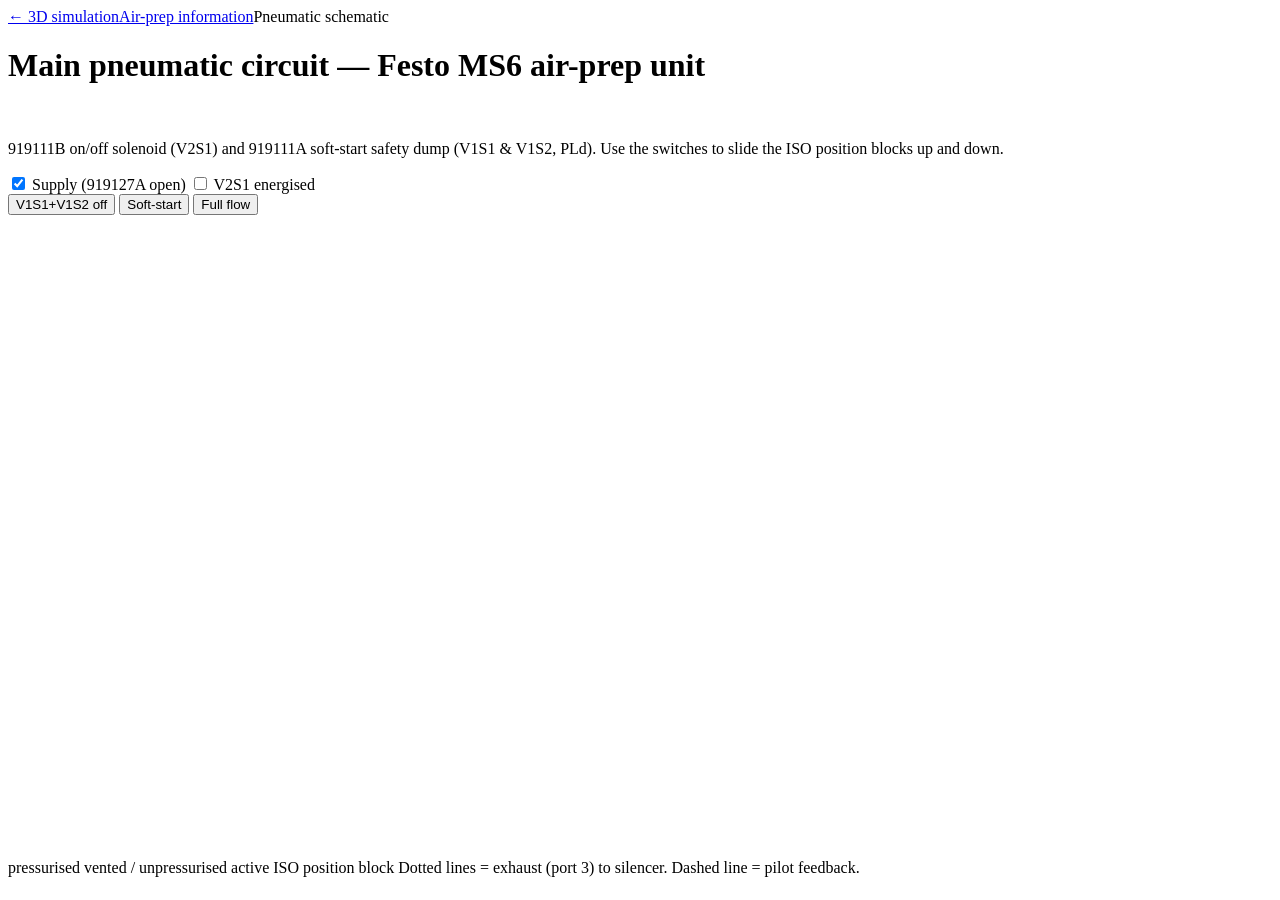
<file: tools/schematic.src.html>
<!doctype html>
<html lang="en">
<head>
<meta charset="utf-8">
<meta name="viewport" content="width=device-width,initial-scale=1">
<title>Festo MS6 Air Prep Schematic</title>
<style>/*TAILWIND*/
.hl{fill:transparent;stroke:none}.ld{display:none}</style>
</head>
<body class="min-h-screen bg-slate-100 text-slate-900 antialiased">
<div class="mx-auto max-w-7xl p-3 sm:p-6">
  <nav class="mb-3 flex flex-wrap gap-x-5 gap-y-1 text-sm"><a class="text-blue-700 hover:underline" href="festo-air-prep-sim.html">&larr; 3D simulation</a><a class="text-blue-700 hover:underline" href="air-prep-info.html">Air-prep information</a><span class="font-medium text-slate-900 underline decoration-2 underline-offset-4">Pneumatic schematic</span></nav>
  <header class="mb-4 flex flex-wrap items-end justify-between gap-3">
    <div>
      <h1 class="text-xl font-semibold tracking-tight sm:text-2xl">Main pneumatic circuit &mdash; Festo MS6 air-prep unit</h1>
      <p id="state" class="mt-1 text-sm font-semibold text-blue-700">&nbsp;</p>
      <p class="text-sm text-slate-600">919111B on/off solenoid (V2S1) and 919111A soft-start safety dump (V1S1 &amp; V1S2, PLd). Use the switches to slide the ISO position blocks up and down.</p>
    </div>
    <div class="flex flex-wrap gap-2" role="group" aria-label="Valve controls">
      <label class="flex cursor-pointer items-center gap-2 rounded-lg border border-slate-300 bg-white px-3 py-1.5 text-sm shadow-sm">
        <input id="tSupply" type="checkbox" checked class="h-4 w-4 accent-blue-600"> Supply (919127A open)
      </label>
      <label class="flex cursor-pointer items-center gap-2 rounded-lg border border-slate-300 bg-white px-3 py-1.5 text-sm shadow-sm">
        <input id="tCip" type="checkbox" class="h-4 w-4 accent-blue-600"> V2S1 energised
      </label>
      <div class="inline-flex overflow-hidden rounded-lg border border-slate-300 bg-white text-sm shadow-sm" role="radiogroup" aria-label="Safety valve">
        <button data-sv="0" class="sv-btn px-3 py-1.5 font-medium">V1S1+V1S2 off</button>
        <button data-sv="1" class="sv-btn border-l border-slate-300 px-3 py-1.5 font-medium">Soft-start</button>
        <button data-sv="2" class="sv-btn border-l border-slate-300 px-3 py-1.5 font-medium">Full flow</button>
      </div>
    </div>
  </header>

  <main class="rounded-xl border border-slate-300 bg-white p-2 shadow-sm sm:p-4">
    <svg id="sch" viewBox="0 -45 760 385" class="h-auto w-full" role="img" aria-label="Pneumatic schematic: supply, lock-out valve, filter, on/off valve, soft-start safety dump valve and pressure sensors" font-family="'Arial Narrow',Arial,Helvetica,sans-serif" style="fill-rule:evenodd;clip-rule:evenodd;stroke-linecap:round;stroke-linejoin:round;stroke-miterlimit:10" fill="#111">
      /*PNEUFRAG*/
      <g font-weight="300" stroke="none">/*PNEULABELS*/</g>
    </svg>
  </main>

  <footer class="mt-3 flex flex-wrap items-center gap-x-6 gap-y-1 text-xs text-slate-600">
    <span class="inline-flex items-center gap-2"><i class="inline-block h-0.5 w-8 bg-blue-600"></i> pressurised</span>
    <span class="inline-flex items-center gap-2"><i class="inline-block h-0.5 w-8 bg-slate-900"></i> vented / unpressurised</span>
    <span class="inline-flex items-center gap-2"><i class="inline-block h-3 w-3 rounded-sm border-2 border-emerald-600 bg-emerald-100"></i> active ISO position block</span>
    <span>Dotted lines = exhaust (port 3) to silencer. Dashed line = pilot feedback.</span>
  </footer>
</div>

<script>
(() => {
  const $ = id => document.getElementById(id);
  const st = { supply: true, cip: false, sv: 0 };          // sv: 0 off (spring), 1 soft-start (middle block), 2 full flow (top block)
  const BH = 31.25, slide = { lock: 0, cip: 0, sv: 0 };
  const stacks = { lock: $('stLock'), cip: $('stCip'), sv: $('stSv') };
  const target = () => ({ lock: st.supply ? -BH : 0, cip: st.cip && st.supply ? BH : 0, sv: st.supply && st.cip ? [0, BH, 2 * BH][st.sv] : 0 });
  const zone = () => { const F = st.supply, A = F && st.cip, P = A && st.sv > 0; return { F, A, P }; };
  const pipes = [...document.querySelectorAll('#sch .pp')], pil = [...document.querySelectorAll('#sch .pil')];
  const hl = (ids, k) => ids.forEach((id, i) => { $(id).style.fill = i === k ? 'rgba(5,150,105,.22)' : 'transparent'; });
  const BLUE = '#2563eb', INK = '#111';

  function paint() {
    const z = zone();
    pipes.forEach(p => { const on = z[p.dataset.p]; p.style.stroke = on ? BLUE : INK; p.style.strokeWidth = on ? '1.7px' : '0.9px'; });
    pil.forEach(p => { p.style.stroke = z.P ? BLUE : INK; }); $('pilotA').style.stroke = z.P ? BLUE : INK;
    $('eCip').style.stroke = st.supply && !st.cip ? BLUE : INK; $('eSv').style.stroke = z.A && st.sv === 0 ? BLUE : INK;
    hl(['lkA', 'lkB'], st.supply ? 1 : 0); hl(['cE', 'cS'], st.cip && st.supply ? 0 : 1); hl(['svV', 'svF', 'svR'], st.supply && st.cip ? [2, 1, 0][st.sv] : 2);
    $('state').textContent = !st.supply ? 'Supply locked out' : !st.cip ? 'V2S1 closed: downstream vented' : st.sv === 0 ? 'Safety valve exhausting (spring return)' : st.sv === 1 ? 'Soft-start (middle block, throttled fill)' : 'Full flow (top block)';
  }
  function tick() {
    const t = target();
    for (const k in slide) { slide[k] += (t[k] - slide[k]) * 0.2; stacks[k].setAttribute('transform', 'translate(0,' + slide[k].toFixed(2) + ')'); }
    $('pilotA').setAttribute('d', 'M622.75,' + (20.991 + slide.sv).toFixed(2) + 'L622.75,14.741L630.5,14.741'); $('pilotA').style.strokeDasharray = '2.5 2';
    requestAnimationFrame(tick);
  }
  const sync = () => {
    st.supply = $('tSupply').checked; st.cip = $('tCip').checked;
    document.querySelectorAll('.sv-btn').forEach(b => { const on = +b.dataset.sv === st.sv; b.classList.toggle('bg-blue-600', on); b.classList.toggle('text-white', on); b.classList.toggle('bg-white', !on); });
    paint();
  };
  $('tSupply').addEventListener('change', sync); $('tCip').addEventListener('change', sync);
  document.querySelectorAll('.sv-btn').forEach(b => b.addEventListener('click', () => { st.sv = +b.dataset.sv; sync(); }));
  sync(); tick();
})();
</script>
</body>
</html>
</file>
